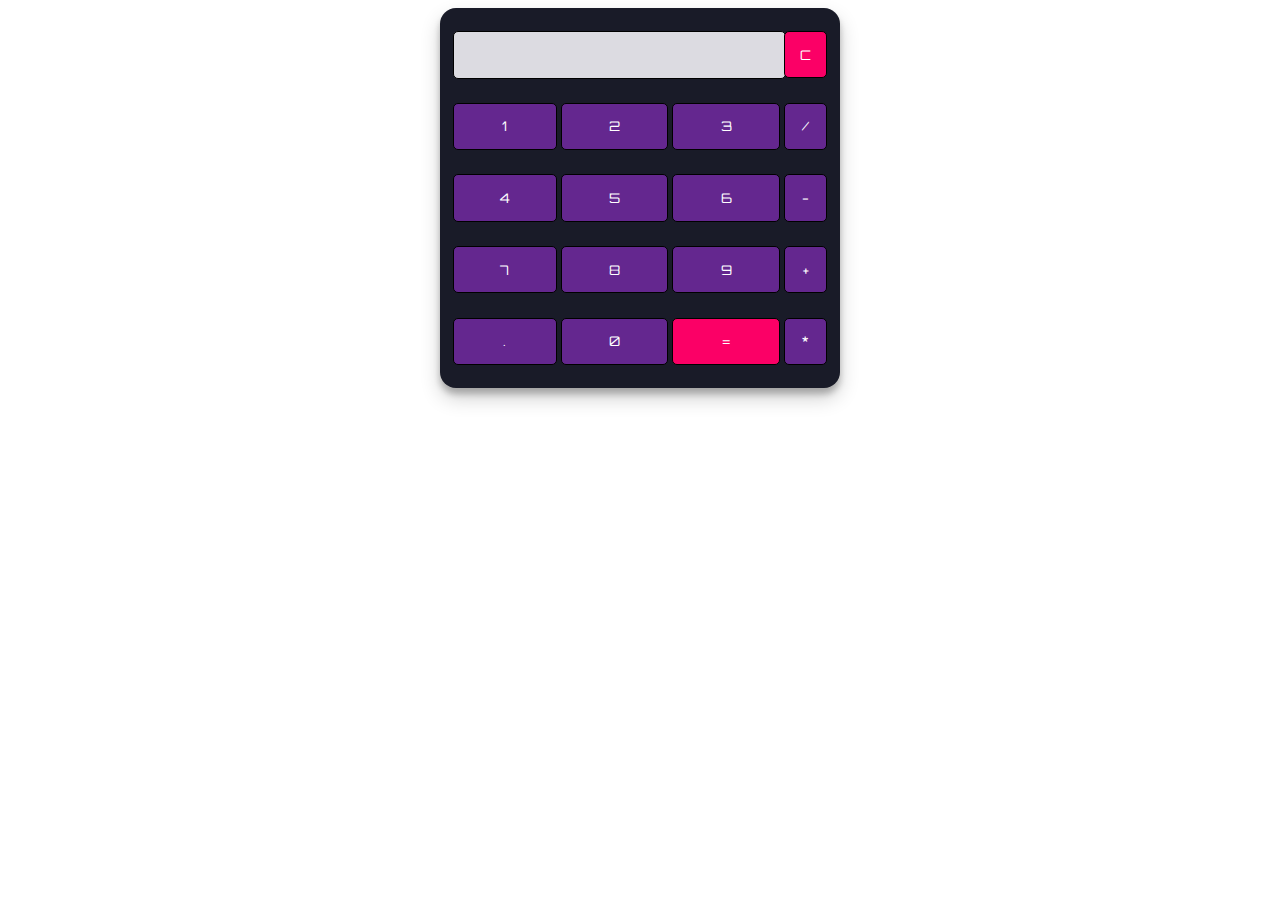
<file: CalcTask/index.html>
<!DOCTYPE html>
<html lang="en" dir="ltr">
<head>
<meta charset="utf-8">
<title>Simple Calculator using HTML, CSS and JavaScript</title>
<link rel="stylesheet" href="css/style.css">
</head>
<body>
<table class="calculator">
<tr>
<td colspan="3"> <input class="display-box" type="text" id="result" disabled /> </td>

<!-- clearScreen() function clears all the values -->
<td> <input type="button" value="C" onclick="clearScreen()" id="btn" /> </td>
</tr>
<tr>
<!-- display() function displays the value of clicked button -->
<td> <input type="button" value="1" onclick="display('1')" /> </td>
<td> <input type="button" value="2" onclick="display('2')" /> </td>
<td> <input type="button" value="3" onclick="display('3')" /> </td>
<td> <input type="button" value="/" onclick="display('/')" /> </td>
</tr>
<tr>
<td> <input type="button" value="4" onclick="display('4')" /> </td>
<td> <input type="button" value="5" onclick="display('5')" /> </td>
<td> <input type="button" value="6" onclick="display('6')" /> </td>
<td> <input type="button" value="-" onclick="display('-')" /> </td>
</tr>
<tr>
<td> <input type="button" value="7" onclick="display('7')" /> </td>
<td> <input type="button" value="8" onclick="display('8')" /> </td>
<td> <input type="button" value="9" onclick="display('9')" /> </td>
<td> <input type="button" value="+" onclick="display('+')" /> </td>
</tr>
<tr>
<td> <input type="button" value="." onclick="display('.')" /> </td>
<td> <input type="button" value="0" onclick="display('0')" /> </td>

<!-- calculate() function evaluates the mathematical expression -->
<td> <input type="button" value="=" onclick="calculate()" id="btn" /> </td>
<td> <input type="button" value="*" onclick="display('*')" /> </td></tr>
</table>
<script type="text/javascript" src="js/script.js"></script>

</body>
</html>
</file>
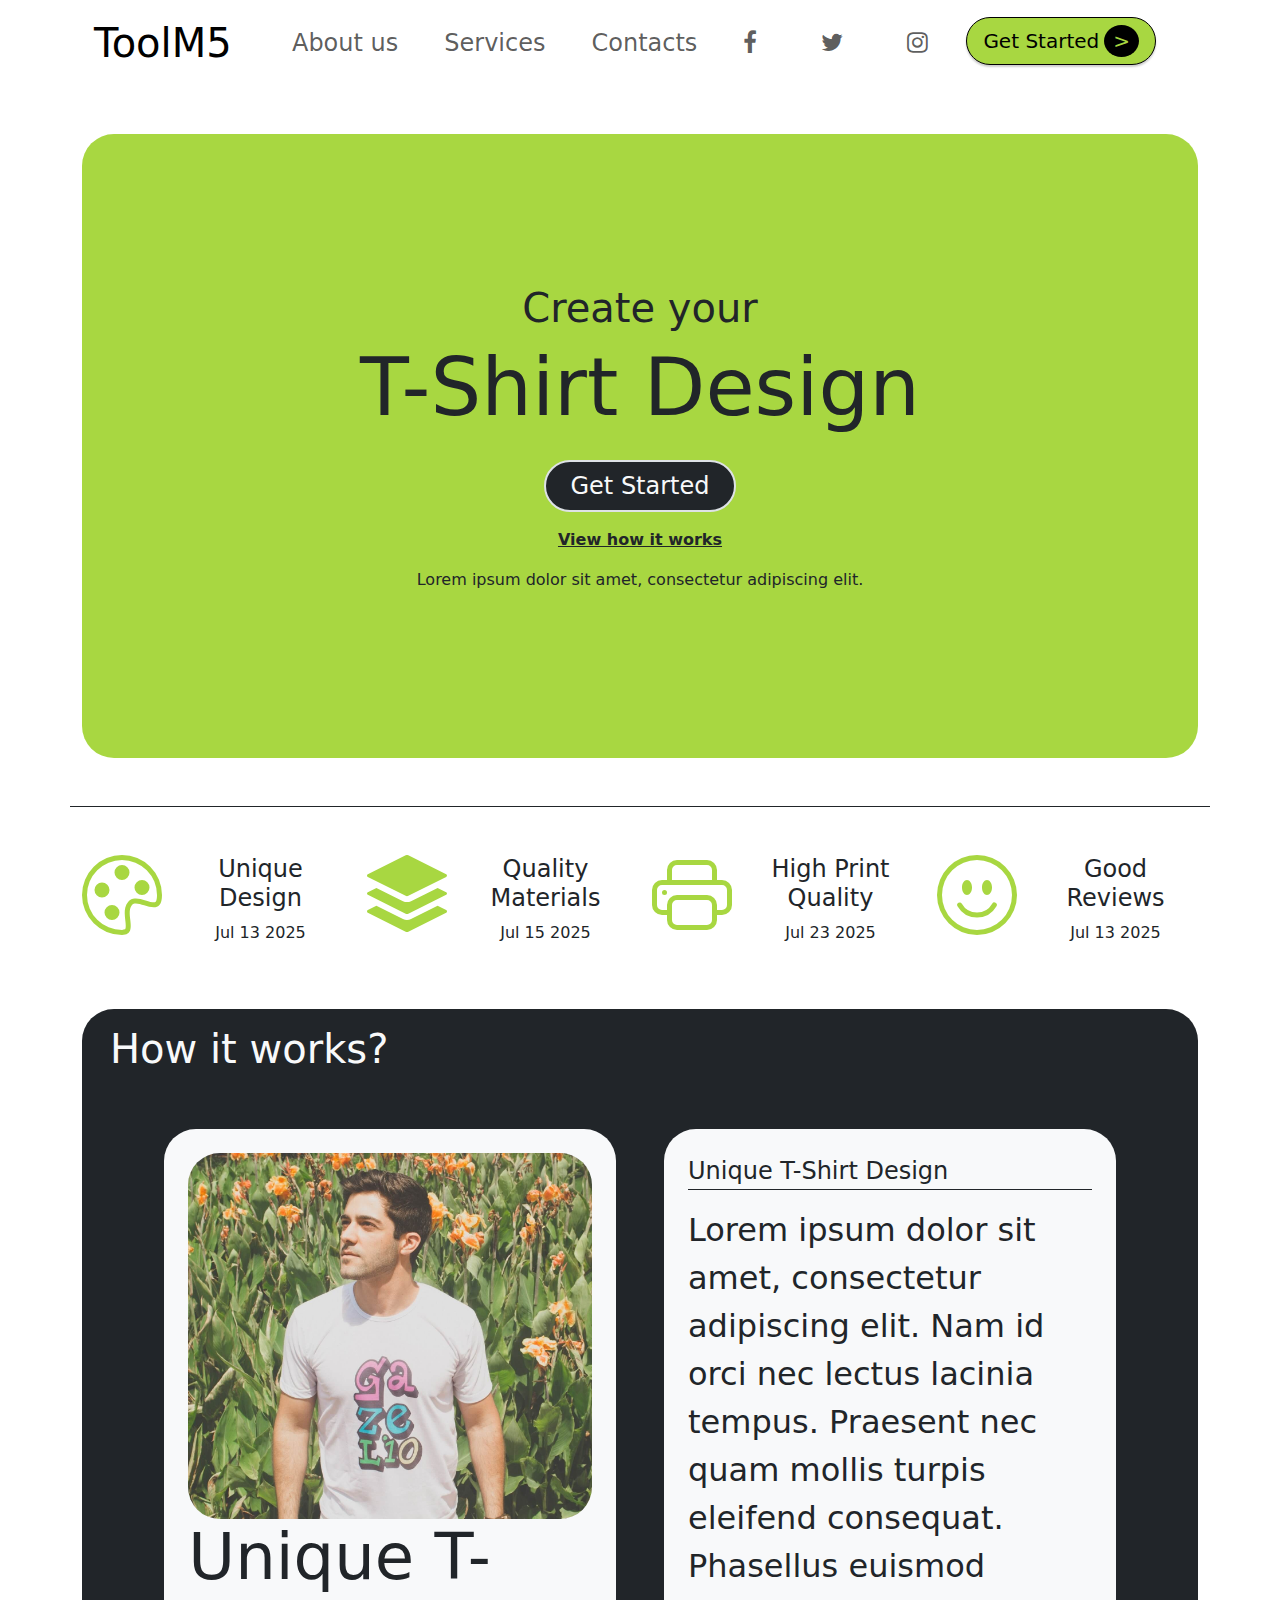
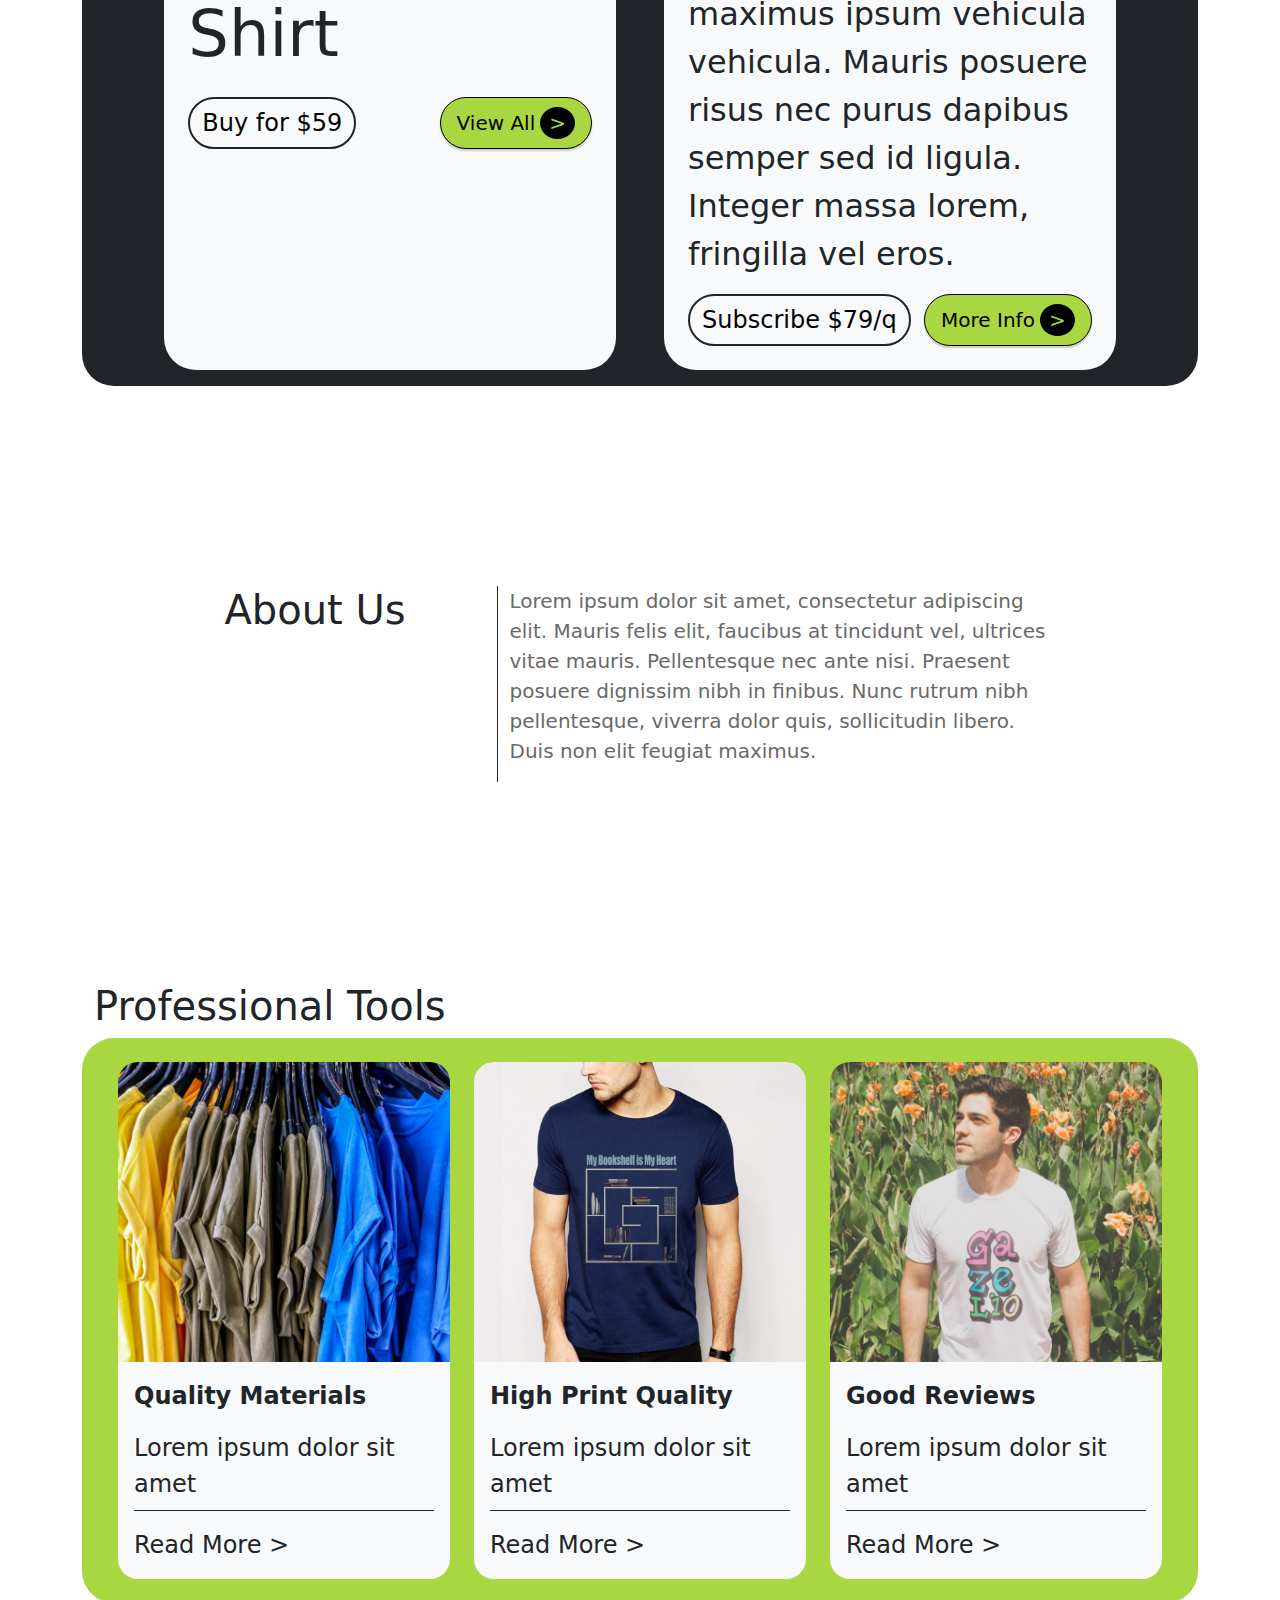
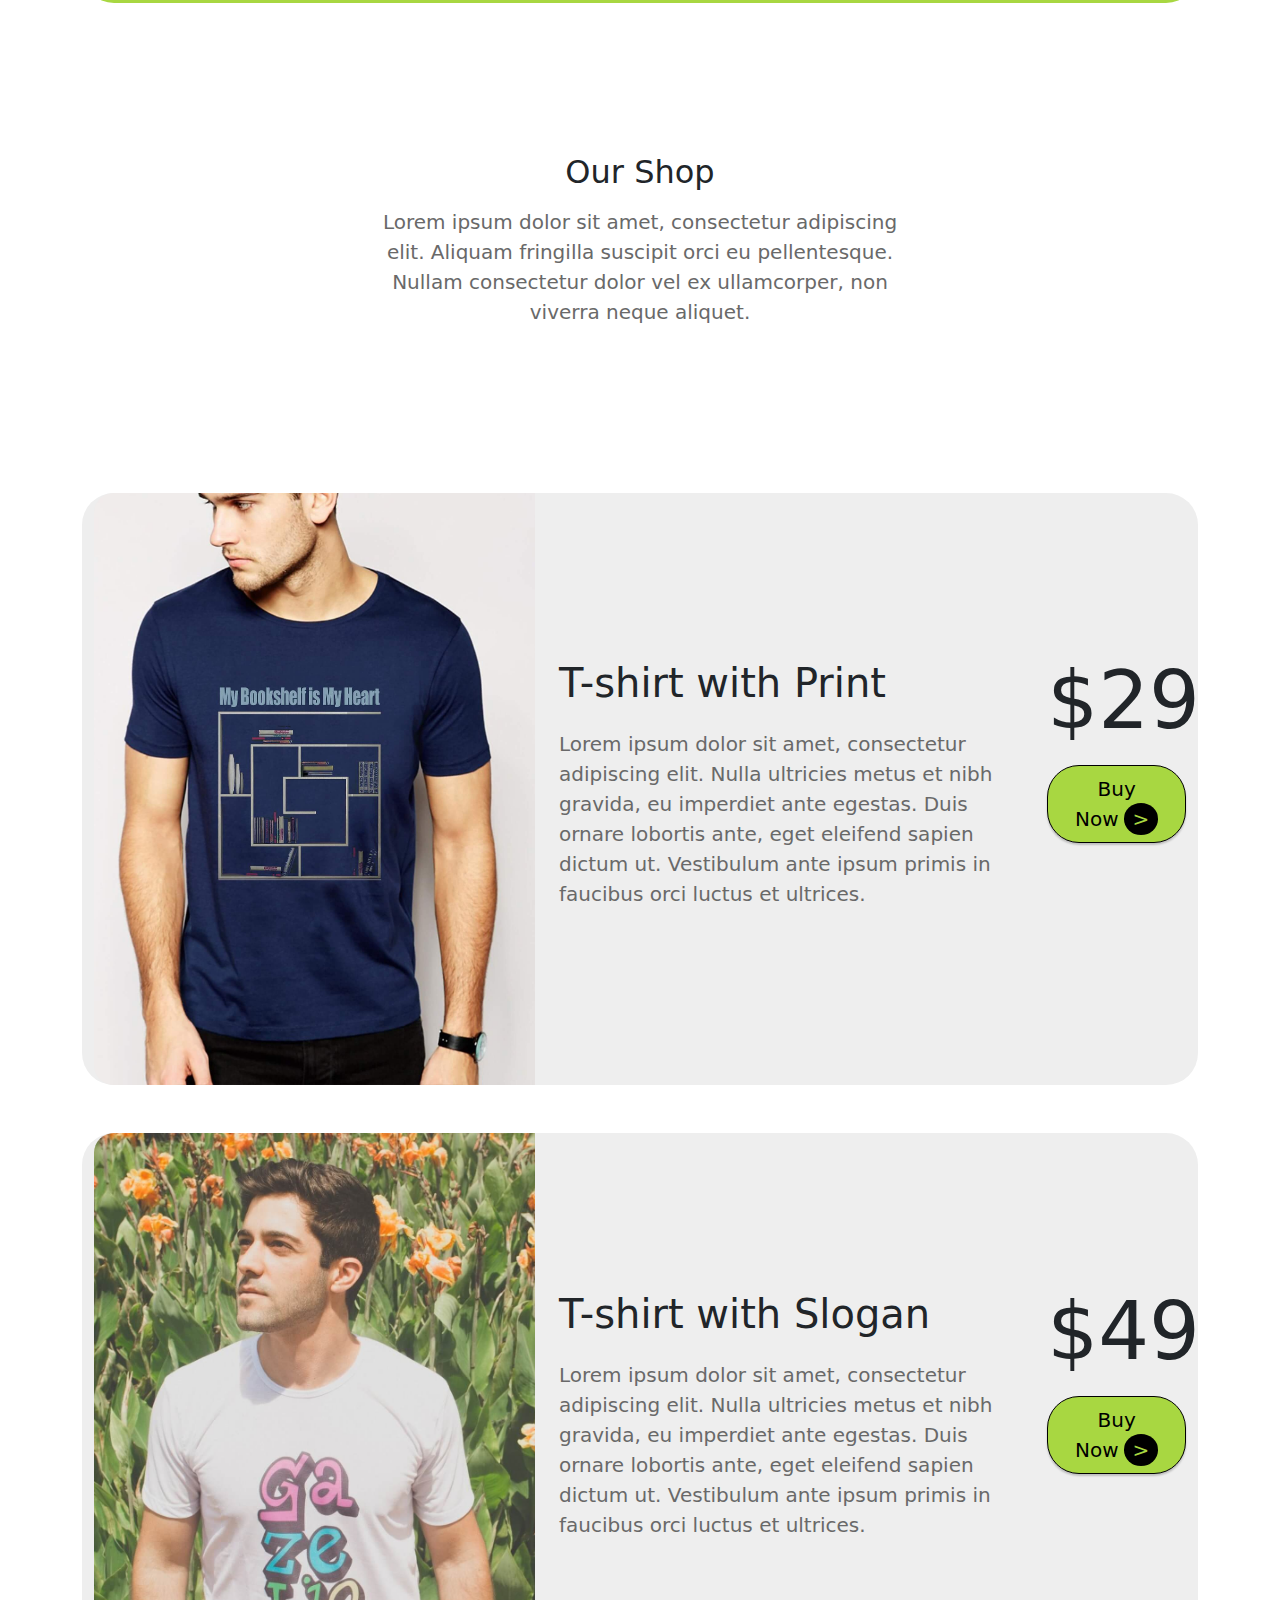
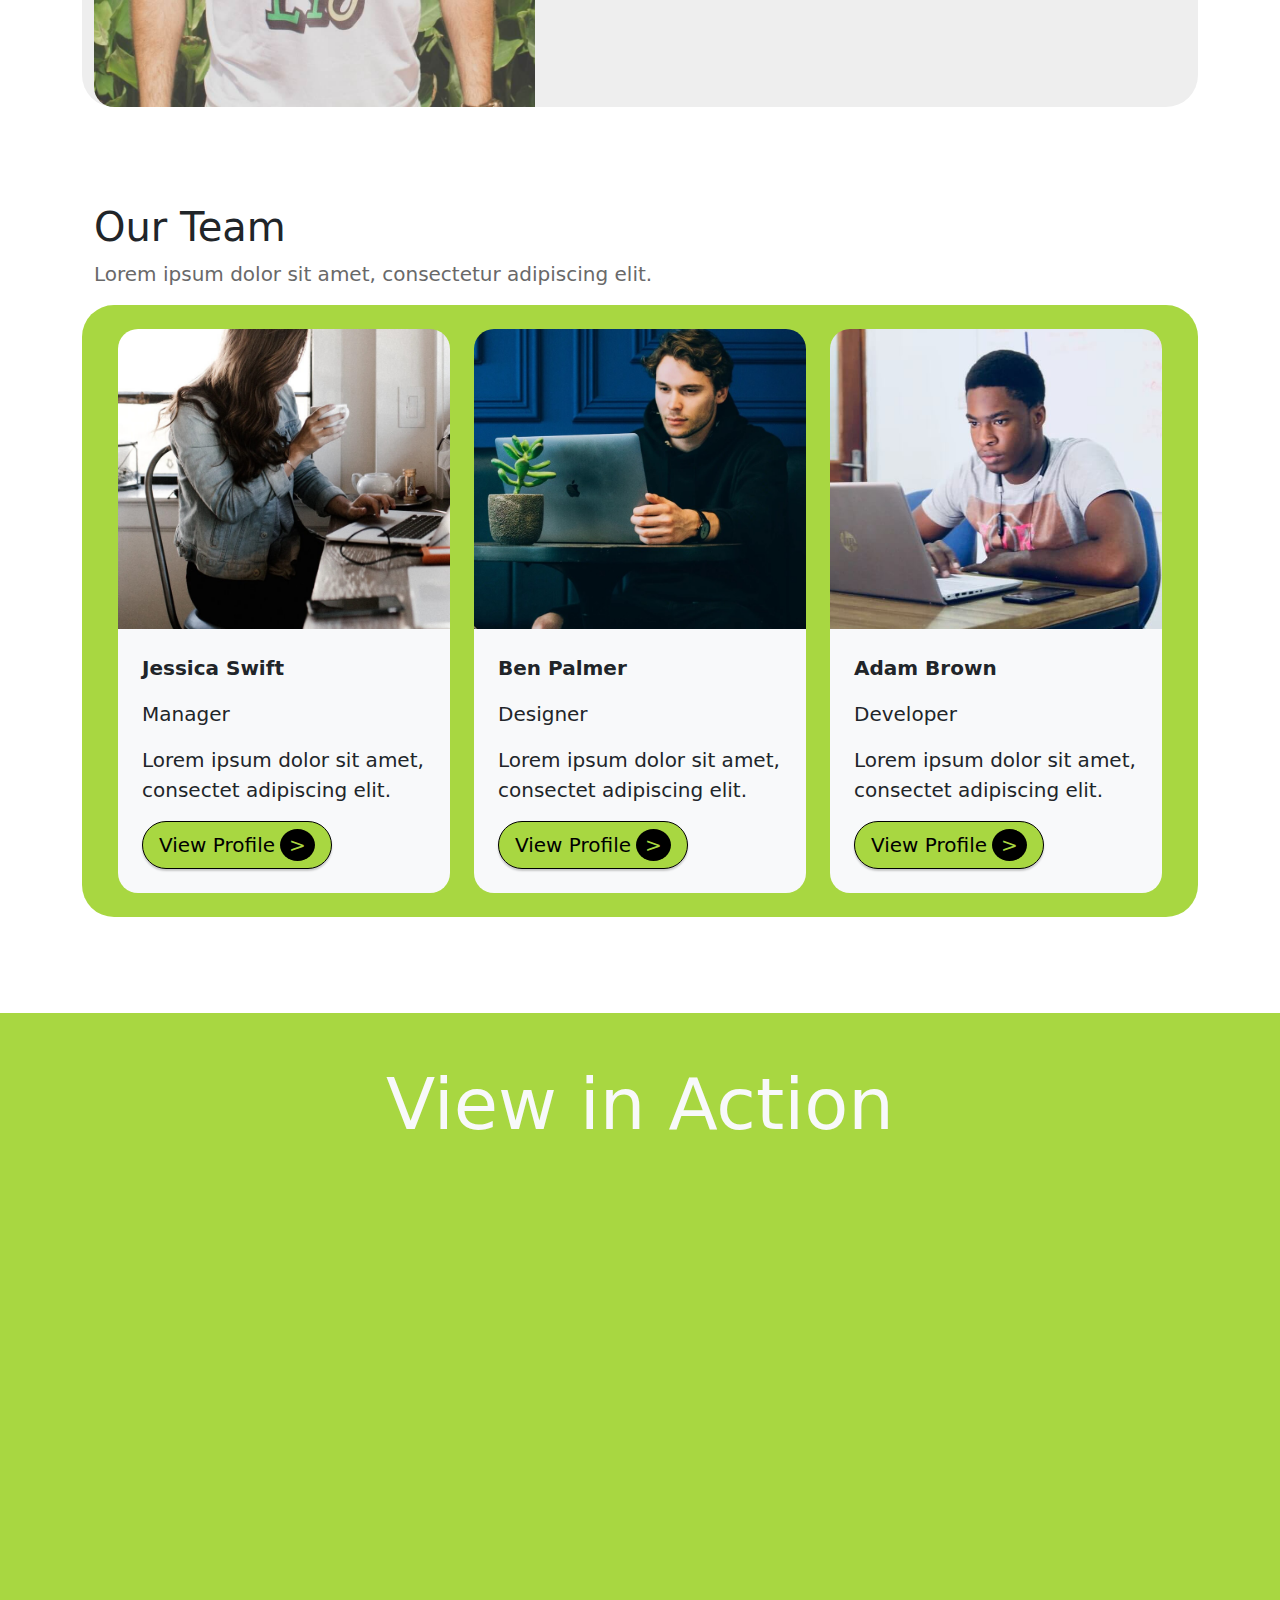
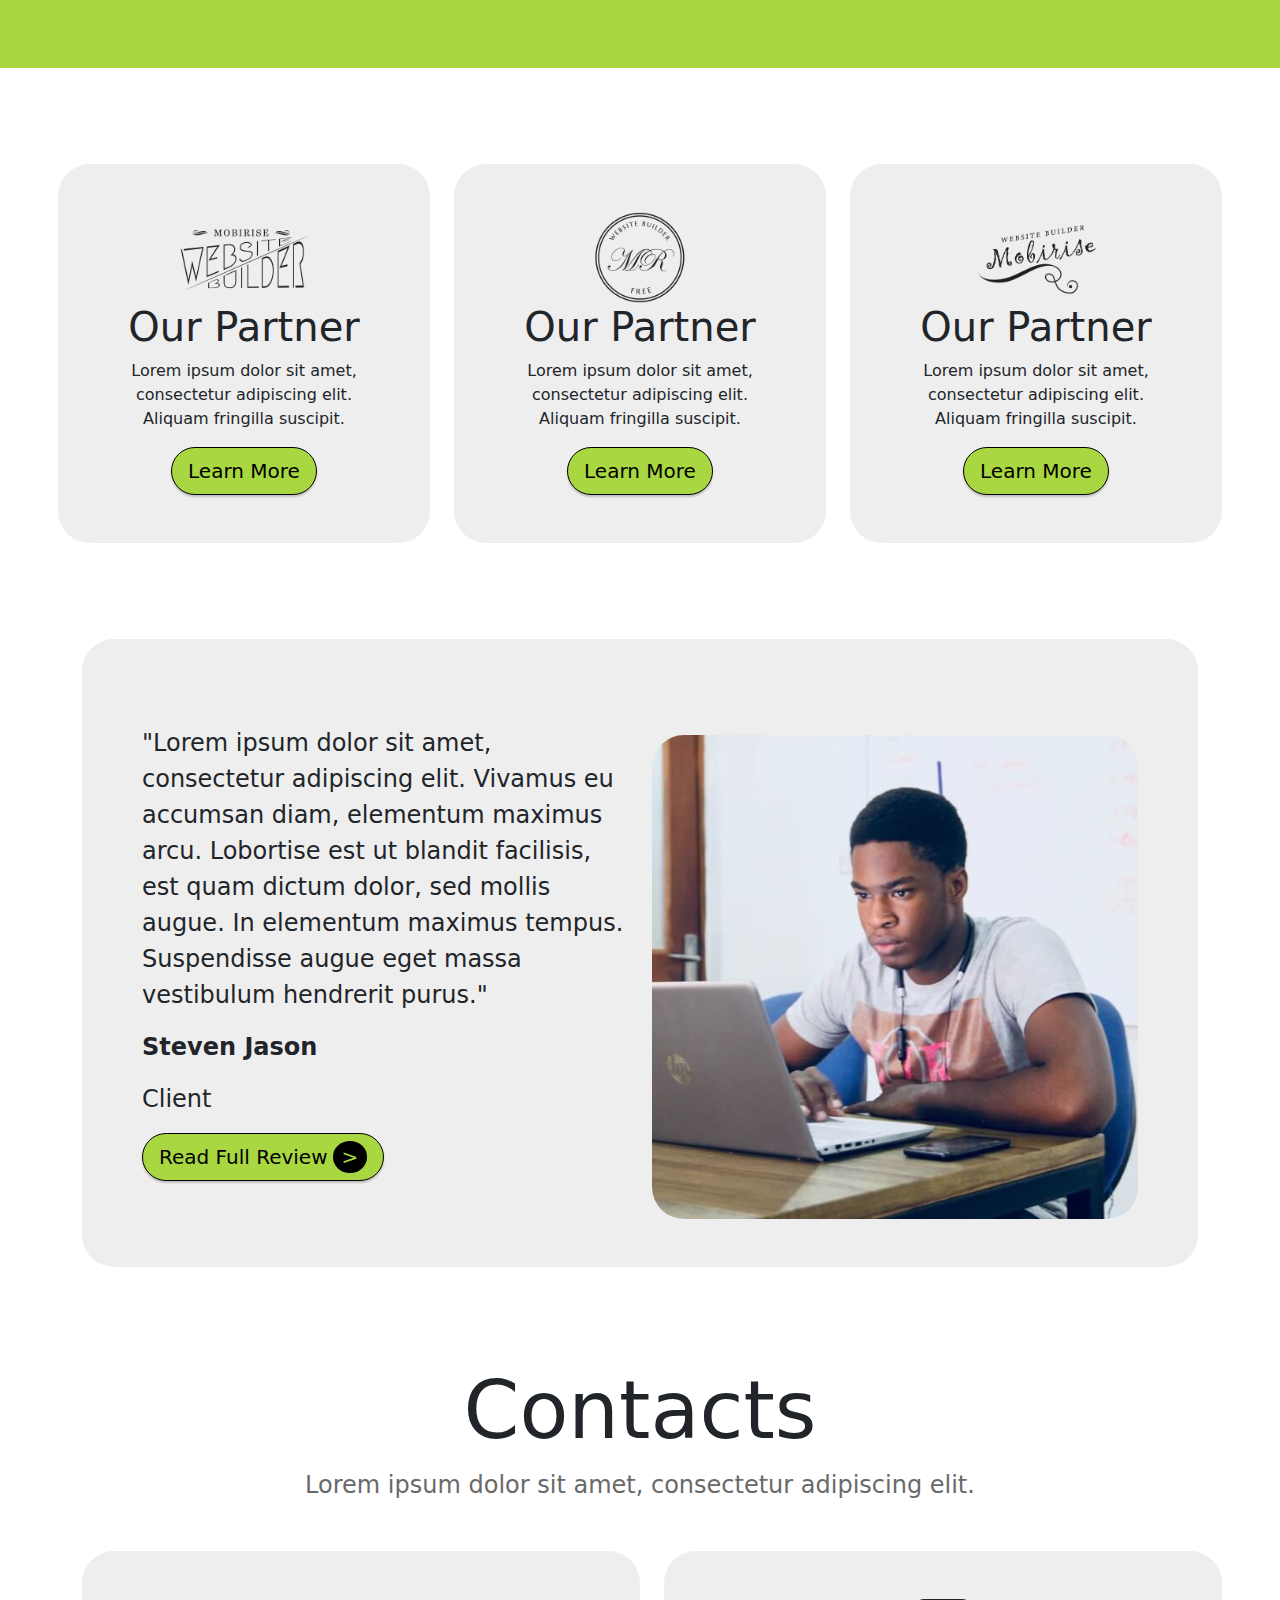
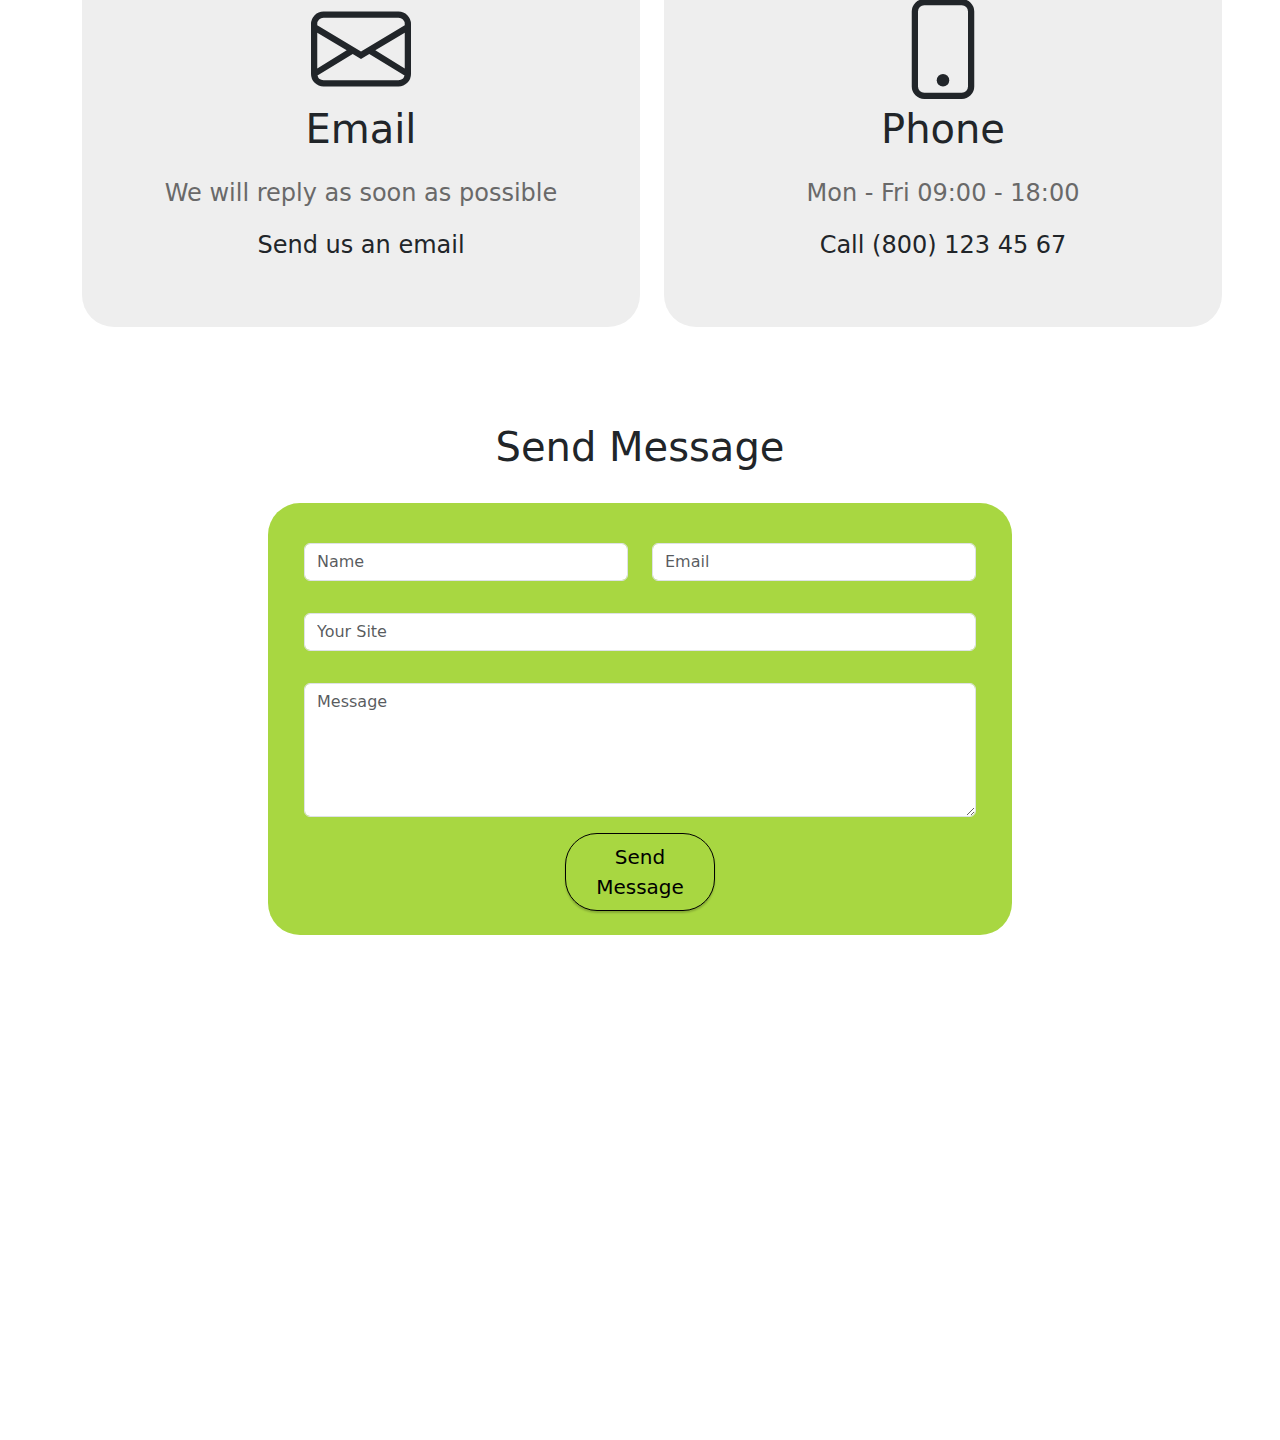
<file: Mobirise/index.html>
<!DOCTYPE html>
<html lang="en">
<head>
  <title>Bootstrap Example</title>
  <meta charset="utf-8">
  <meta name="viewport" content="width=device-width, initial-scale=1">
  <link rel="stylesheet" type="text/css" href="css/style.css">
  <link rel="stylesheet" href="https://cdnjs.cloudflare.com/ajax/libs/font-awesome/4.7.0/css/font-awesome.min.css">
  <link href="https://cdn.jsdelivr.net/npm/bootstrap@5.2.3/dist/css/bootstrap.min.css" rel="stylesheet">
  <script src="https://cdn.jsdelivr.net/npm/bootstrap@5.2.3/dist/js/bootstrap.bundle.min.js"></script>
</head>
<body>
	<div class="container">
		<nav class="navbar navbar-expand-sm navbar-light">
  <div class="container-fluid">
    <a class="navbar-brand fs-1" href="#">ToolM5</a>
    <button class="navbar-toggler" type="button" data-bs-toggle="collapse" data-bs-target="#collapsibleNavbar">
      <span class="navbar-toggler-icon"></span>
    </button>
    <div class="collapse navbar-collapse d-xl-flex justify-content-xl-end" id="collapsibleNavbar">
      <ul class="navbar-nav fs-4 text-center">
        <li class="nav-item">
          <a class="nav-link" href="#">About us</a>
        </li>
        <li class="nav-item">
          <a class="nav-link" href="#">Services</a>
        </li>
        <li class="nav-item">
          <a class="nav-link" href="#">Contacts</a>
        </li> 
        <li class="nav-item d-flex justify-content-center">
          <a class="nav-link" href="#"><i class="fa fa-facebook"></i></a>
          <a class="nav-link mx-5" href="#"><i class="fa fa-twitter"></i></a>
          <a class="nav-link" href="#"><i class="fa fa-instagram"></i></a>
        </li>   
        <!-- <li class="nav-item">
          <a class="nav-link" href="#"><i class="fa fa-twitter"></i></a>
        </li>
        <li class="nav-item">
          <a class="nav-link" href="#"><i class="fa fa-instagram"></i></a>
        </li> -->
        <li class="nav-item">
          <button type="button" class="btn btn-primary fs-5 px-3 py-2 rounded-5 bttn1">Get Started</button>
        </li>
      </ul>
    </div>
  </div>
</nav>
	</div>
	<div class="container">
		<div class="container">
			<div class="row my-5">
			<div class="col-xl-12 bg text-center pad1 rounded-5">
				<h3 class="display-6">Create your</h3>
				<h1 class="display-1">T-Shirt Design</h1>
				<button class="btn btn-dark text-light fs-4 px-4 rounded-5 border border-2 my-3 bttn2">Get Started</button>
				<p class="fw-bolder text-decoration-underline">View how it works</p>
				<p>Lorem ipsum dolor sit amet, consectetur adipiscing elit.</p>
			</div>
		</div>
		</div>
	</div>
	<div class="container">
		<div class="row border-top border-dark border-1 py-5">
			<div class="d-xl-flex col-xl-3 text-center">
				<div class=""><svg xmlns="http://www.w3.org/2000/svg" width="80" height="80" fill="currentColor" class="bi bi-palette bg-color" viewBox="0 0 16 16">
  <path d="M8 5a1.5 1.5 0 1 0 0-3 1.5 1.5 0 0 0 0 3zm4 3a1.5 1.5 0 1 0 0-3 1.5 1.5 0 0 0 0 3zM5.5 7a1.5 1.5 0 1 1-3 0 1.5 1.5 0 0 1 3 0zm.5 6a1.5 1.5 0 1 0 0-3 1.5 1.5 0 0 0 0 3z"/>
  <path d="M16 8c0 3.15-1.866 2.585-3.567 2.07C11.42 9.763 10.465 9.473 10 10c-.603.683-.475 1.819-.351 2.92C9.826 14.495 9.996 16 8 16a8 8 0 1 1 8-8zm-8 7c.611 0 .654-.171.655-.176.078-.146.124-.464.07-1.119-.014-.168-.037-.37-.061-.591-.052-.464-.112-1.005-.118-1.462-.01-.707.083-1.61.704-2.314.369-.417.845-.578 1.272-.618.404-.038.812.026 1.16.104.343.077.702.186 1.025.284l.028.008c.346.105.658.199.953.266.653.148.904.083.991.024C14.717 9.38 15 9.161 15 8a7 7 0 1 0-7 7z"/>
</svg></div>
			<div class="ps-3 align-self-center">
				<h1 class="fs-4">Unique Design</h1>
				<p>Jul 13 2025</p>
			</div>
			</div>
			<div class="d-xl-flex col-xl-3 text-center">
				<div class=""><svg xmlns="http://www.w3.org/2000/svg" width="80" height="80" fill="currentColor" class="bi bi-stack bg-color" viewBox="0 0 16 16">
  <path d="m14.12 10.163 1.715.858c.22.11.22.424 0 .534L8.267 15.34a.598.598 0 0 1-.534 0L.165 11.555a.299.299 0 0 1 0-.534l1.716-.858 5.317 2.659c.505.252 1.1.252 1.604 0l5.317-2.66zM7.733.063a.598.598 0 0 1 .534 0l7.568 3.784a.3.3 0 0 1 0 .535L8.267 8.165a.598.598 0 0 1-.534 0L.165 4.382a.299.299 0 0 1 0-.535L7.733.063z"/>
  <path d="m14.12 6.576 1.715.858c.22.11.22.424 0 .534l-7.568 3.784a.598.598 0 0 1-.534 0L.165 7.968a.299.299 0 0 1 0-.534l1.716-.858 5.317 2.659c.505.252 1.1.252 1.604 0l5.317-2.659z"/>
</svg></div>
			<div class="ps-3">
				<h1 class="fs-4">Quality Materials</h1>
				<p>Jul 15 2025</p>
			</div>
			</div>
			<div class="d-xl-flex col-xl-3 text-center">
				<div class=""><svg xmlns="http://www.w3.org/2000/svg" width="80" height="80" fill="currentColor" class="bi bi-printer bg-color" viewBox="0 0 16 16">
  <path d="M2.5 8a.5.5 0 1 0 0-1 .5.5 0 0 0 0 1z"/>
  <path d="M5 1a2 2 0 0 0-2 2v2H2a2 2 0 0 0-2 2v3a2 2 0 0 0 2 2h1v1a2 2 0 0 0 2 2h6a2 2 0 0 0 2-2v-1h1a2 2 0 0 0 2-2V7a2 2 0 0 0-2-2h-1V3a2 2 0 0 0-2-2H5zM4 3a1 1 0 0 1 1-1h6a1 1 0 0 1 1 1v2H4V3zm1 5a2 2 0 0 0-2 2v1H2a1 1 0 0 1-1-1V7a1 1 0 0 1 1-1h12a1 1 0 0 1 1 1v3a1 1 0 0 1-1 1h-1v-1a2 2 0 0 0-2-2H5zm7 2v3a1 1 0 0 1-1 1H5a1 1 0 0 1-1-1v-3a1 1 0 0 1 1-1h6a1 1 0 0 1 1 1z"/>
</svg></div>
			<div class="ps-3">
				<h1 class="fs-4">High Print Quality</h1>
				<p>Jul 23 2025</p>
			</div>
			</div>
			<div class="d-xl-flex col-xl-3 text-center">
				<div class=""><svg xmlns="http://www.w3.org/2000/svg" width="80" height="80" fill="currentColor" class="bi bi-emoji-smile bg-color" viewBox="0 0 16 16">
  <path d="M8 15A7 7 0 1 1 8 1a7 7 0 0 1 0 14zm0 1A8 8 0 1 0 8 0a8 8 0 0 0 0 16z"/>
  <path d="M4.285 9.567a.5.5 0 0 1 .683.183A3.498 3.498 0 0 0 8 11.5a3.498 3.498 0 0 0 3.032-1.75.5.5 0 1 1 .866.5A4.498 4.498 0 0 1 8 12.5a4.498 4.498 0 0 1-3.898-2.25.5.5 0 0 1 .183-.683zM7 6.5C7 7.328 6.552 8 6 8s-1-.672-1-1.5S5.448 5 6 5s1 .672 1 1.5zm4 0c0 .828-.448 1.5-1 1.5s-1-.672-1-1.5S9.448 5 10 5s1 .672 1 1.5z"/>
</svg></div>
			<div class="ps-3">
				<h1 class="fs-4">Good Reviews</h1>
				<p>Jul 13 2025</p>
			</div>
			</div>
		</div>
	</div>
	<div class="container">
		<div class="container">
			<div class="row bg-dark d-xl-flex flex-xl-wrap justify-content-xl-center gap-5 rounded-5 p-3">
			<h1 class="text-light">How it works?</h1>
			<div class="col-xl-5 col-12 bg-light p-4 rounded-5 left">
				<img src="images/mbr.jpeg" height="100%" width="100%" class="rounded-5 img-fluid">
				<h1 class="display-3 mb-4">Unique T-Shirt</h1>
				<div class="d-flex justify-content-between">
					<button type="button" class="btn btn-light border border-2 border-dark fs-4 rounded-5 bttn3">Buy for $59</button>
					<button type="button" class="btn btn-primary fs-5 px-3 py-2 rounded-5 bttn1">View All</button>
				</div>
			</div>
			<div class="col-xl-5 col-12 bg-light p-4 rounded-5 left">
				<p class="fs-4 border-bottom border-1 border-dark">Unique T-Shirt Design</p>
				<p class="fs-2">Lorem ipsum dolor sit amet, consectetur adipiscing elit. Nam id orci nec lectus lacinia tempus. Praesent nec quam mollis turpis eleifend consequat.
				Phasellus euismod maximus ipsum vehicula vehicula. Mauris posuere risus nec purus dapibus semper sed id ligula. Integer massa lorem, fringilla vel eros.</p>
				<div class="d-flex justify-content-between">
					<button type="button" class="btn btn-light border border-2 border-dark fs-4 rounded-5 bttn3">Subscribe $79/q</button>
					<button type="button" class="btn btn-primary fs-5 px-3 py-2 rounded-5 bttn1">More Info</button>
				</div>
			</div>
		</div>
		</div>
	</div>
	<div class="container">
			<div class="row mrgn pad2 d-xl-flex justify-content-xl-center">
				<div class="col-xl-3 border-end border-1 border-dark">
					<h1 class="fw-normal">About Us</h1>
				</div>
				<div class="col-xl-6 fs-5 color">
					<p>Lorem ipsum dolor sit amet, consectetur adipiscing elit. Mauris felis elit, faucibus at tincidunt vel, ultrices vitae mauris. Pellentesque nec ante nisi. Praesent posuere dignissim nibh in finibus. Nunc rutrum nibh pellentesque, viverra dolor quis, sollicitudin libero. Duis non elit feugiat maximus.</p>
				</div>
			</div>
	</div>
	<div class="container">
		<div class="container">
			<div>
			<h1>Professional Tools</h1>
			<div class="row bg p-4 rounded-5">
				<div class="col-xl-4 fs-4 left threeD">
					<div>
						<img src="images/mbr2.jpg" height="300px" width="100%" class="radius1 img">
					</div>
					<div class="bg-light radius2 p-3 bxshadow">
						<p class="fw-bold">Quality Materials</p>
						<p class="border-bottom border-1 border-dark pb-2">Lorem ipsum dolor sit amet</p>
						<a href="" class="text-decoration-none text-dark">Read More ></a>
					</div>
				</div>
				<div class="col-xl-4 fs-4 left mt-4 mt-xl-0 threeD">
					<div>
						<img src="images/mbr3.jpg" height="300px" width="100%" class="radius1 img">
					</div>
					<div class="bg-light radius2 p-3 bxshadow">
						<p class="fw-bold">High Print Quality</p>
						<p class="border-bottom border-1 border-dark pb-2">Lorem ipsum dolor sit amet</p>
						<a href="" class="text-decoration-none text-dark">Read More ></a>
					</div>
				</div>
				<div class="col-xl-4 fs-4 left mt-4 mt-xl-0 threeD">
					<div>
						<img src="images/mbr.jpeg" height="300px" width="100%" class="radius1 img">
					</div>
					<div class="bg-light radius2 p-3 bxshadow">
						<p class="fw-bold">Good Reviews</p>
						<p class="border-bottom border-1 border-dark pb-2">Lorem ipsum dolor sit amet</p>
						<a href="" class="text-decoration-none text-dark">Read More ></a>
					</div>
				</div>
			</div>
		</div>
		</div>
	</div>
<div class="container">
	<div class="container">
		<div class="row d-xl-flex justify-content-xl-center pad1">
		<div class="col-xl-6 text-center">
			<h1 class="fs-2 pb-2">Our Shop</h1>
			<p class="fs-5 color">Lorem ipsum dolor sit amet, consectetur adipiscing elit. Aliquam fringilla suscipit orci eu pellentesque. Nullam consectetur dolor vel ex ullamcorper, non viverra neque aliquet.</p>
		</div>
	</div>
</div>
<div class="container">
	<div class="row rounded-5 bg2 bxshadow left">
		<div class="col-xl-5">
			<img src="images/mbr3.jpg" height="100%" width="100%" class="img radius3">
		</div>
		<div class="col-xl-7">
			<div class="row">
				<div class="col-xl-9 pad3">
					<p class="fs-1">T-shirt with Print</p>
					<p class="fs-5 color">Lorem ipsum dolor sit amet, consectetur adipiscing elit. Nulla ultricies metus et nibh gravida, eu imperdiet ante egestas. Duis ornare lobortis ante, eget eleifend sapien dictum ut. Vestibulum ante ipsum primis in faucibus orci luctus et ultrices.</p>
				</div>
				<div class="col-xl-3 pad3">
					<p class="display-1">$29</p>
					<button class="btn bttn2 btn-primary fs-5 px-3 py-2 rounded-5">Buy Now</button>
				</div>
			</div>
		</div>
	</div>
	</div>
</div>
<div class="container">
	<div class="container">
		<div class="row rounded-5 bg2 bxshadow left mt-5">
		<div class="col-xl-5">
			<img src="images/mbr.jpeg" height="100%" width="100%" class="img radius3">
		</div>
		<div class="col-xl-7">
			<div class="row">
				<div class="col-xl-9 pad4">
					<p class="fs-1">T-shirt with Slogan</p>
					<p class="fs-5 color">Lorem ipsum dolor sit amet, consectetur adipiscing elit. Nulla ultricies metus et nibh gravida, eu imperdiet ante egestas. Duis ornare lobortis ante, eget eleifend sapien dictum ut. Vestibulum ante ipsum primis in faucibus orci luctus et ultrices.</p>
				</div>
				<div class="col-xl-3 pad4">
					<p class="display-1">$49</p>
					<button class="btn bttn2 btn-primary fs-5 px-3 py-2 rounded-5">Buy Now</button>
				</div>
			</div>
		</div>
	</div>
	</div>
</div>
<div class="container">
	<div class="container">
		<div class="row my-5 py-5">
			<div class="col-xl-12">
				<h1>Our Team</h1>
		<p class="color fs-5">Lorem ipsum dolor sit amet, consectetur adipiscing elit.</p>
		<div class="row rounded-5 bg p-4">
				<div class="col-xl-4 rounded-5 bxshadow left">
					<div>
						<img src="images/team1.jpg" height="300px" width="100%" class="img radius1">
					</div>
					<div class="bg-light p-4 radius2 fs-5">
						<p class="fw-bold">Jessica Swift</p>
						<p>Manager</p>
						<p>Lorem ipsum dolor sit amet, consectet adipiscing elit.</p>
						<button class="btn btn-primary bttn2 fs-5 px-3 py-2 rounded-5">View Profile</button>
					</div>
				</div>
				<div class="col-xl-4 rounded-5 bxshadow left mt-5 mt-xl-0">
					<div>
						<img src="images/team2.jpg" height="300px" width="100%" class="img radius1">
					</div>
					<div class="bg-light p-4 radius2 fs-5">
						<p class="fw-bold">Ben Palmer</p>
						<p>Designer</p>
						<p>Lorem ipsum dolor sit amet, consectet adipiscing elit.</p>
						<button class="btn btn-primary bttn2 fs-5 px-3 py-2 rounded-5">View Profile</button>
					</div>
				</div>
				<div class="col-xl-4 rounded-5 bxshadow left mt-5 mt-xl-0">
					<div>
						<img src="images/team3.jpg" height="300px" width="100%" class="img radius1">
					</div>
					<div class="bg-light p-4 radius2 fs-5">
						<p class="fw-bold">Adam Brown</p>
						<p>Developer</p>
						<p>Lorem ipsum dolor sit amet, consectet adipiscing elit.</p>
						<button class="btn btn-primary bttn2 fs-5 px-3 py-2 rounded-5">View Profile</button>
					</div>
				</div>
			</div>
		</div>
	</div>
	</div>
</div>
<div class="container-fluid">
	<div class="row bg p-5">
		<div class="col-xl-12 col-12 text-center">
			<p class="display-2 text-light">View in Action</p>
			<div class="row d-xl-flex justify-content-xl-center">
				<div class="col-xl-7 col-12">
					<embed src="https://www.youtube.com/embed/PivzLLqDZac" height="450px" width="100%" class="rounded-5"></embed>
				</div>
			</div>
		</div>
	</div>
</div>
<div class="container">
	<div class="container">
		<div class="row my-5 py-5 gap-4 flex-xl-nowrap d-xl-flex justify-content-xl-center">
		<div class="col-xl-4 col-12 text-center bg2 p-5 rounded-5 bxshadow left">
			<img src="images/1.png" height="50%" width="50%" class="img-fluid">
			<h1>Our Partner</h1>
			<p class="text-left">Lorem ipsum dolor sit amet, consectetur adipiscing elit. Aliquam fringilla suscipit.</p>
			<button class="btn btn-success bttn2 fs-5 px-3 py-2 rounded-5">Learn More</button>
		</div>
		<div class="col-xl-4 col-12 text-center bg2 p-5 rounded-5 bxshadow left">
			<img src="images/2.png" height="50%" width="50%" class="img-fluid">
			<h1>Our Partner</h1>
			<p class="text-left">Lorem ipsum dolor sit amet, consectetur adipiscing elit. Aliquam fringilla suscipit.</p>
			<button class="btn btn-success bttn2 fs-5 px-3 py-2 rounded-5">Learn More</button>
		</div>
		<div class="col-xl-4 col-12 text-center bg2 p-5 rounded-5 bxshadow left">
			<img src="images/3.png" height="50%" width="50%" class="img-fluid">
			<h1>Our Partner</h1>
			<p class="text-left">Lorem ipsum dolor sit amet, consectetur adipiscing elit. Aliquam fringilla suscipit.</p>
			<button class="btn btn-success bttn2 fs-5 px-3 py-2 rounded-5">Learn More</button>
		</div>
	</div>
	</div>
</div>
<div class="container">
	<div class="container">
		<div class="row p-5 my-5 bg2 rounded-5 bxshadow left">
			<div class="col-xl-6 align-self-center">
				<p class="fs-4">"Lorem ipsum dolor sit amet, consectetur adipiscing elit. Vivamus eu accumsan diam, elementum maximus arcu. Lobortise est ut blandit facilisis, est quam dictum dolor, sed mollis augue. In elementum maximus tempus. Suspendisse augue eget massa vestibulum hendrerit purus."</p>
				<p class="fw-bold fs-4">Steven Jason</p>
				<p class="fs-4">Client</p>
				<button class="btn btn-primary bttn2 fs-5 px-3 py-2 rounded-5">Read Full Review</button>
			</div>
			<div class="col-xl-6 mt-5">
				<img src="images/team4.jpg" height="100%" width="100%" class="img-fluid rounded-5">
			</div>
		</div>
	</div>
</div>
<div class="container">
	<div class="container">
		<div class="row my-5 py-5 text-center">
			<div class="col-xl-12">
				<h1 class="display-1">Contacts</h1>
				<p class="fs-4 color">Lorem ipsum dolor sit amet, consectetur adipiscing elit.</p>
				<div class="row gap-4 flex-xl-nowrap mt-5">
					<div class="col-xl-6 bg2 rounded-5 p-5 bxshadow left">
						<svg xmlns="http://www.w3.org/2000/svg" width="100" height="100" fill="currentColor" class="bi bi-envelope" viewBox="0 0 16 16">
  <path d="M0 4a2 2 0 0 1 2-2h12a2 2 0 0 1 2 2v8a2 2 0 0 1-2 2H2a2 2 0 0 1-2-2V4Zm2-1a1 1 0 0 0-1 1v.217l7 4.2 7-4.2V4a1 1 0 0 0-1-1H2Zm13 2.383-4.708 2.825L15 11.105V5.383Zm-.034 6.876-5.64-3.471L8 9.583l-1.326-.795-5.64 3.47A1 1 0 0 0 2 13h12a1 1 0 0 0 .966-.741ZM1 11.105l4.708-2.897L1 5.383v5.722Z"/>
</svg>
						<p class="fs-1">Email</p>
						<p class="fs-4 color">We will reply as soon as possible</p>
						<p class="fs-4">Send us an email</p>
					</div>
					<div class="col-xl-6 bg2 rounded-5 p-5 bxshadow left">
						<svg xmlns="http://www.w3.org/2000/svg" width="100" height="100" fill="currentColor" class="bi bi-phone" viewBox="0 0 16 16">
  <path d="M11 1a1 1 0 0 1 1 1v12a1 1 0 0 1-1 1H5a1 1 0 0 1-1-1V2a1 1 0 0 1 1-1h6zM5 0a2 2 0 0 0-2 2v12a2 2 0 0 0 2 2h6a2 2 0 0 0 2-2V2a2 2 0 0 0-2-2H5z"/>
  <path d="M8 14a1 1 0 1 0 0-2 1 1 0 0 0 0 2z"/>
</svg>
						<p class="fs-1">Phone</p>
						<p class="fs-4 color">Mon - Fri 09:00 - 18:00</p>
						<p class="fs-4">Call (800) 123 45 67</p>
					</div>
				</div>
			</div>
		</div>
	</div>
</div>
<div class="container">
	<div class="container">
		<div class="row d-xl-flex justify-content-xl-center my-5">
			<h1 class="text-center">Send Message</h1>
			<div class="col-xl-8 mt-4">
				<form>
				  <div class="row bg p-4 rounded-5 d-flex justify-content-center">
				    <div class="col-12 col-xl-6 my-3">
				      <input type="text" class="form-control" placeholder="Name" name="name">
				    </div>
				    <div class="col-12 col-xl-6 my-3">
				      <input type="password" class="form-control" placeholder="Email" name="email">
				    </div>
				    <div class="col-12 my-3">
				      <input type="password" class="form-control" placeholder="Your Site" name="site">
				    </div>
				    <div class="col-xl-12 my-3">
				    	<textarea class="form-control" rows="5" id="comment" name="text" placeholder="Message"></textarea>
				    </div>
				    <div class="col-xl-3 col-5">
				    	<button class="btn btn-success bttn2 fs-5 px-2 py-2 rounded-5">Send Message</button>
				    </div>
				  </div> 
				</form>
			</div>
		</div>
	</div>
</div>
<div class="container-fluid">
	<div class="row">
		<div class="col-xl-12">
			<iframe src="https://www.google.com/maps/embed?pb=!1m16!1m12!1m3!1d3022.6246069386993!2d-73.98800592407592!3d40.748285021388185!2m3!1f0!2f0!3f0!3m2!1i1024!2i768!4f13.1!2m1!1s350%205th%20Ave%20350%205th%20Ave%2C%20New%20York%2C%20NY%2010118%2C%20USA!5e0!3m2!1sen!2sin!4v1684205579467!5m2!1sen!2sin" width="100%" height="450" style="border:0;" allowfullscreen="" loading="lazy" referrerpolicy="no-referrer-when-downgrade"></iframe>
		</div>
	</div>
</div>
</body>
</file>
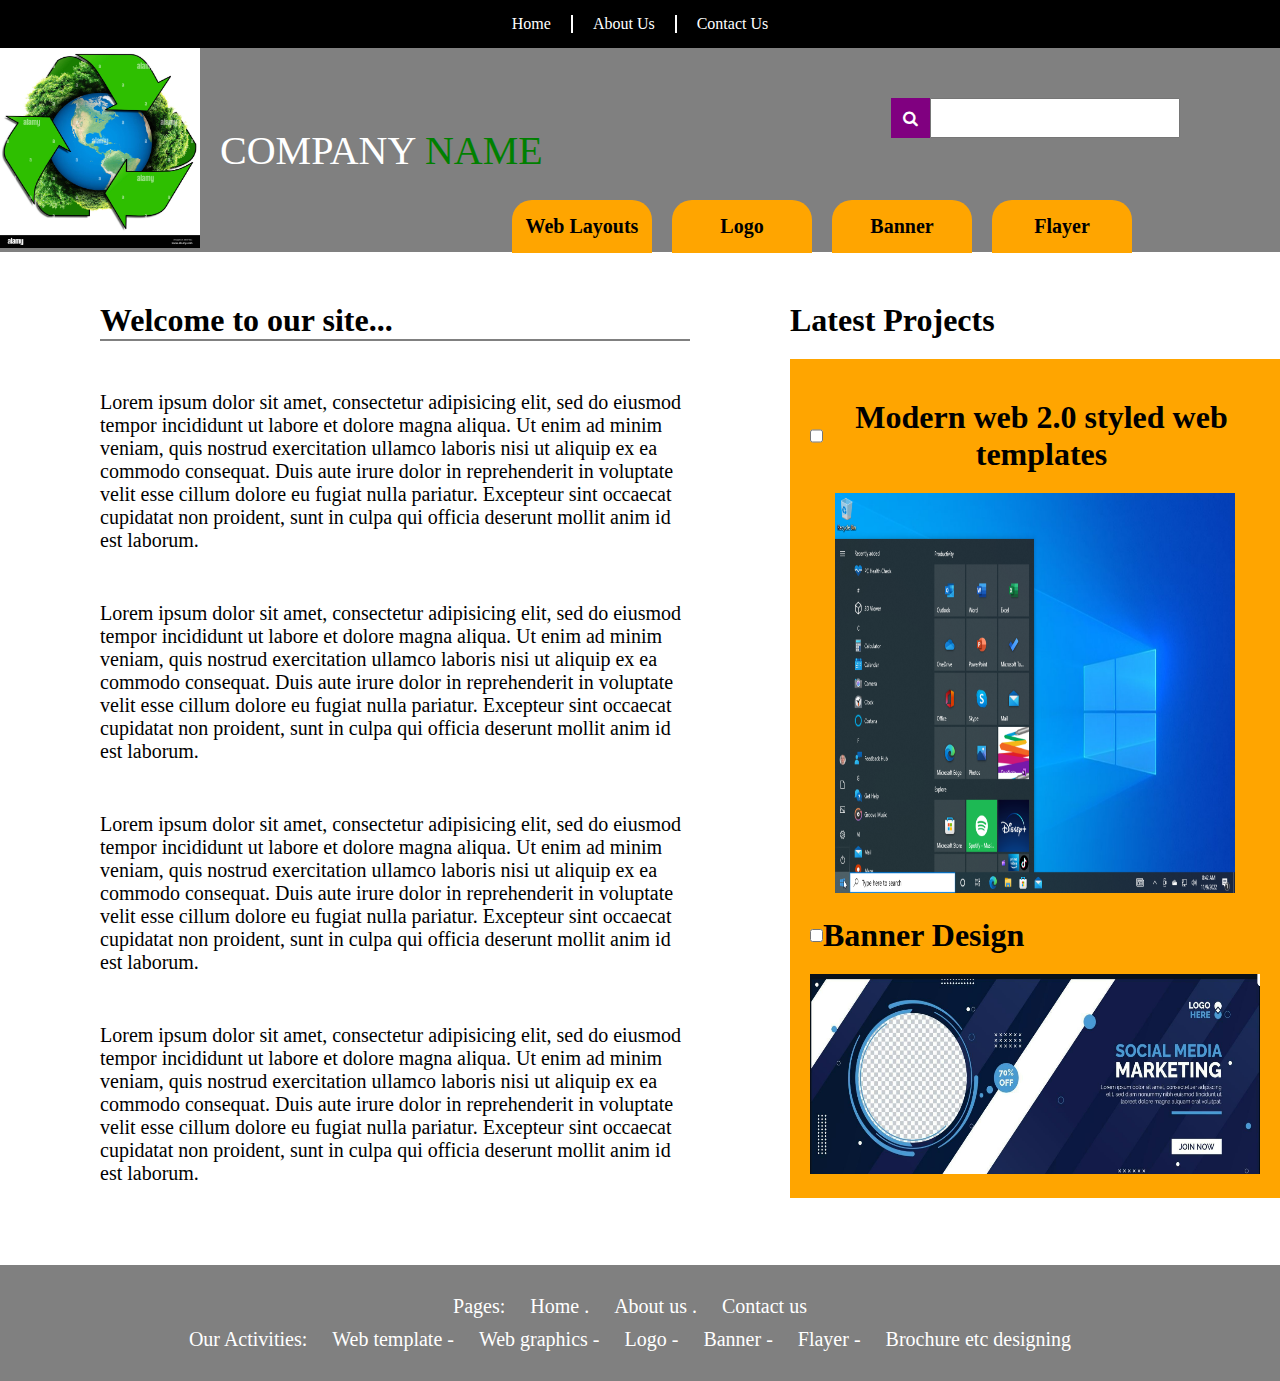
<file: New Project/index.html>
<!DOCTYPE html>
<html>
<head>
	<meta charset="UTF-8">
	<meta name="viewport" content="width=device-width, initial-scale=1.0">
	<title></title>
	<link rel="stylesheet" type="text/css" href="css/style.css">
	<link rel="stylesheet" href="https://cdnjs.cloudflare.com/ajax/libs/font-awesome/4.7.0/css/font-awesome.min.css">
</head>
<body>
	<div class="header">
		<a href="" class="a1">Home</a>
		<a href="" class="a1 about">About Us</a>
		<a href="" class="a1">Contact Us</a>
	</div>
	<div class="navbar">
		<div class="main">
			<div class="logo">
				<img src="images/recycle-logo-with-tree-and-earth-eco-globe-with-recycle-signs-EEKHDC.jpg" height="200px" width="200px">
			</div>
			<div class="cname"><p>COMPANY <span class="sp1">NAME</span></p></div>
		</div>
		<a href=""><i class="fa fa-bars"></i></a>
		<div class="menu">
			<a href="" class="a2">Web Layouts
				<div class="featured">
					<div class="left">
						<div class="services">
							<div class="check">
							<input type="checkbox" name=""><h1>More Services</h1>
							</div>
							<p>
								Lorem Ipsum comes from sections 1.10.32 and 1.10.33 of "de Finibus Bonorum
								et Malorum" (The Extremes of Good and Evil) by Cicero.
								Lorem Ipsum comes from sections 1.10.32 and 1.10.33 of "de Finibus Bonorum
								et Malorum" (The Extremes of Good and Evil) by Cicero
							</p>
						</div>
					</div>
					<div class="right">
						<h1>Featured Content Title</h1>
						<p>Lorem Ipsum is simply dummy text of printing and typestting industry. Lorem Ipsum has been the industry's standard dummy text since 1500s, when an unknown printer took a gallery of type and scrambled it to make a type specimen book.Lorem Ipsum is simply dummy text of printing and typestting industry. Lorem Ipsum has been the industry's standard dummy text since 1500s, when an unknown printer took a gallery of type and scrambled it to make a type specimen book.Lorem Ipsum is simply dummy text of printing and typestting industry. Lorem Ipsum has been the industry's standard dummy text since 1500s, when an unknown printer took a gallery of type and scrambled it to make a type specimen book.Lorem Ipsum is simply dummy text of printing and typestting industry. Lorem Ipsum has been the industry's standard dummy text since 1500s, when an unknown printer took a gallery of type and scrambled it to make a type specimen book.</p>
						<span>Read more...</span>
					</div>
				</div>
		</a>
		<a href="" class="a2">Logo
				<div class="featured">
					<div class="left">
						<div class="services">
							<div class="check">
							<input type="checkbox" name=""><h1>More Services</h1>
							</div>
							<p>
								Lorem Ipsum comes from sections 1.10.32 and 1.10.33 of "de Finibus Bonorum
								et Malorum" (The Extremes of Good and Evil) by Cicero.
								Lorem Ipsum comes from sections 1.10.32 and 1.10.33 of "de Finibus Bonorum
								et Malorum" (The Extremes of Good and Evil) by Cicero
							</p>
						</div>
					</div>
					<div class="right">
						<h1>Featured Content Title</h1>
						<p>Lorem Ipsum is simply dummy text of printing and typestting industry. Lorem Ipsum has been the industry's standard dummy text since 1500s, when an unknown printer took a gallery of type and scrambled it to make a type specimen book.Lorem Ipsum is simply dummy text of printing and typestting industry. Lorem Ipsum has been the industry's standard dummy text since 1500s, when an unknown printer took a gallery of type and scrambled it to make a type specimen book.Lorem Ipsum is simply dummy text of printing and typestting industry. Lorem Ipsum has been the industry's standard dummy text since 1500s, when an unknown printer took a gallery of type and scrambled it to make a type specimen book.Lorem Ipsum is simply dummy text of printing and typestting industry. Lorem Ipsum has been the industry's standard dummy text since 1500s, when an unknown printer took a gallery of type and scrambled it to make a type specimen book.</p>
						<span>Read more...</span>
					</div>
				</div>
		</a>
		<a href="" class="a2">Banner
				<div class="featured">
					<div class="left">
						<div class="services">
							<div class="check">
							<input type="checkbox" name=""><h1>More Services</h1>
							</div>
							<p>
								Lorem Ipsum comes from sections 1.10.32 and 1.10.33 of "de Finibus Bonorum
								et Malorum" (The Extremes of Good and Evil) by Cicero.
								Lorem Ipsum comes from sections 1.10.32 and 1.10.33 of "de Finibus Bonorum
								et Malorum" (The Extremes of Good and Evil) by Cicero
							</p>
						</div>
					</div>
					<div class="right">
						<h1>Featured Content Title</h1>
						<p>Lorem Ipsum is simply dummy text of printing and typestting industry. Lorem Ipsum has been the industry's standard dummy text since 1500s, when an unknown printer took a gallery of type and scrambled it to make a type specimen book.Lorem Ipsum is simply dummy text of printing and typestting industry. Lorem Ipsum has been the industry's standard dummy text since 1500s, when an unknown printer took a gallery of type and scrambled it to make a type specimen book.Lorem Ipsum is simply dummy text of printing and typestting industry. Lorem Ipsum has been the industry's standard dummy text since 1500s, when an unknown printer took a gallery of type and scrambled it to make a type specimen book.Lorem Ipsum is simply dummy text of printing and typestting industry. Lorem Ipsum has been the industry's standard dummy text since 1500s, when an unknown printer took a gallery of type and scrambled it to make a type specimen book.</p>
						<span>Read more...</span>
					</div>
				</div>
		</a>
		<a href="" class="a2">Flayer
				<div class="featured">
					<div class="left">
						<div class="services">
							<div class="check">
							<input type="checkbox" name=""><h1>More Services</h1>
							</div>
							<p>
								Lorem Ipsum comes from sections 1.10.32 and 1.10.33 of "de Finibus Bonorum
								et Malorum" (The Extremes of Good and Evil) by Cicero.
								Lorem Ipsum comes from sections 1.10.32 and 1.10.33 of "de Finibus Bonorum
								et Malorum" (The Extremes of Good and Evil) by Cicero
							</p>
						</div>
					</div>
					<div class="right">
						<h1>Featured Content Title</h1>
						<p>Lorem Ipsum is simply dummy text of printing and typestting industry. Lorem Ipsum has been the industry's standard dummy text since 1500s, when an unknown printer took a gallery of type and scrambled it to make a type specimen book.Lorem Ipsum is simply dummy text of printing and typestting industry. Lorem Ipsum has been the industry's standard dummy text since 1500s, when an unknown printer took a gallery of type and scrambled it to make a type specimen book.Lorem Ipsum is simply dummy text of printing and typestting industry. Lorem Ipsum has been the industry's standard dummy text since 1500s, when an unknown printer took a gallery of type and scrambled it to make a type specimen book.Lorem Ipsum is simply dummy text of printing and typestting industry. Lorem Ipsum has been the industry's standard dummy text since 1500s, when an unknown printer took a gallery of type and scrambled it to make a type specimen book.</p>
						<span>Read more...</span>
					</div>
				</div>
		</a>
		
		</div>
		<div class="search">
			<i class="fa fa-search"></i>
			<input type="text" name="">
		</div>
	</div>
	<div class="content">
		<div class="info">
			<h1>Welcome to our site...</h1>
			<p>Lorem ipsum dolor sit amet, consectetur adipisicing elit, sed do eiusmod
			tempor incididunt ut labore et dolore magna aliqua. Ut enim ad minim veniam,
			quis nostrud exercitation ullamco laboris nisi ut aliquip ex ea commodo
			consequat. Duis aute irure dolor in reprehenderit in voluptate velit esse
			cillum dolore eu fugiat nulla pariatur. Excepteur sint occaecat cupidatat non
			proident, sunt in culpa qui officia deserunt mollit anim id est laborum.</p>
			<p>Lorem ipsum dolor sit amet, consectetur adipisicing elit, sed do eiusmod
			tempor incididunt ut labore et dolore magna aliqua. Ut enim ad minim veniam,
			quis nostrud exercitation ullamco laboris nisi ut aliquip ex ea commodo
			consequat. Duis aute irure dolor in reprehenderit in voluptate velit esse
			cillum dolore eu fugiat nulla pariatur. Excepteur sint occaecat cupidatat non
			proident, sunt in culpa qui officia deserunt mollit anim id est laborum.</p>
			<p>Lorem ipsum dolor sit amet, consectetur adipisicing elit, sed do eiusmod
			tempor incididunt ut labore et dolore magna aliqua. Ut enim ad minim veniam,
			quis nostrud exercitation ullamco laboris nisi ut aliquip ex ea commodo
			consequat. Duis aute irure dolor in reprehenderit in voluptate velit esse
			cillum dolore eu fugiat nulla pariatur. Excepteur sint occaecat cupidatat non
			proident, sunt in culpa qui officia deserunt mollit anim id est laborum.</p>
			<p>Lorem ipsum dolor sit amet, consectetur adipisicing elit, sed do eiusmod
			tempor incididunt ut labore et dolore magna aliqua. Ut enim ad minim veniam,
			quis nostrud exercitation ullamco laboris nisi ut aliquip ex ea commodo
			consequat. Duis aute irure dolor in reprehenderit in voluptate velit esse
			cillum dolore eu fugiat nulla pariatur. Excepteur sint occaecat cupidatat non
			proident, sunt in culpa qui officia deserunt mollit anim id est laborum.</p>
		</div>
		<div class="projects">
			<h1>Latest Projects</h1>
			<div class="modern">
				<div class="check2">
					<input type="checkbox">
					<h1>Modern web 2.0 styled web templates</h1>
				</div>
				<img class="img1" src="images/windows.jpg" height="200px" width="200px">
				<div class="check3">
					<input type="checkbox" name="">
					<h1>Banner Design</h1>
				</div>
				<img class="img2" src="images/banner.png" height="100px" width="250px">
			</div>
		</div>
	</div>
	<div class="footer">
		<ul>
			<li><a href="">Pages:</a></li>
			<li><a href="">Home . </a></li>
			<li><a href="">About us . </a></li>
			<li><a href="">Contact us</a></li>
		</ul>
		<ul>
			<li><a href="">Our Activities: </a></li>
			<li><a href="">Web template - </a></li>
			<li><a href="">Web graphics - </a></li>
			<li><a href="">Logo - </a></li>
			<li><a href="">Banner - </a></li>
			<li><a href="">Flayer - </a></li>
			<li><a href="">Brochure etc designing</a></li>
		</ul>
	</div>
</body>
</html>
</file>
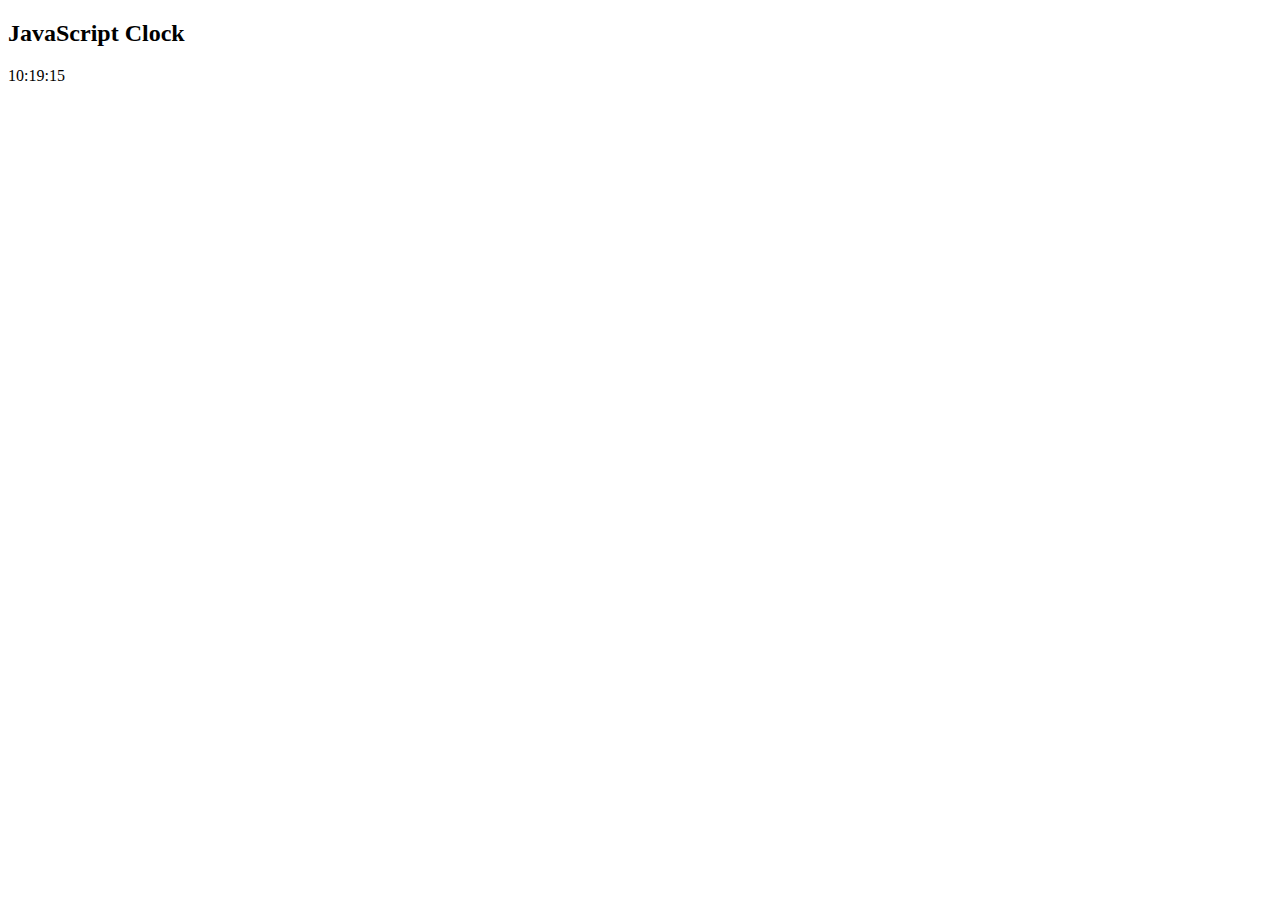
<file: DigitalClock.html>
<!DOCTYPE html>
<html>

<body onload="startTime()">

<h2>JavaScript Clock</h2>

<div id="txt"></div>

<script>
function startTime() {
  const today = new Date();
  let h = today.getHours();
  let m = today.getMinutes();
  let s = today.getSeconds();
  m = checkTime(m);
  s = checkTime(s);
  document.getElementById('txt').innerHTML =  h + ":" + m + ":" + s;
  setTimeout(startTime, 1000);
}

function checkTime(i) {
  if (i < 10) {i = "0" + i};  // add zero in front of numbers < 10
  return i;
}
</script>

</body>
</html>
</file>
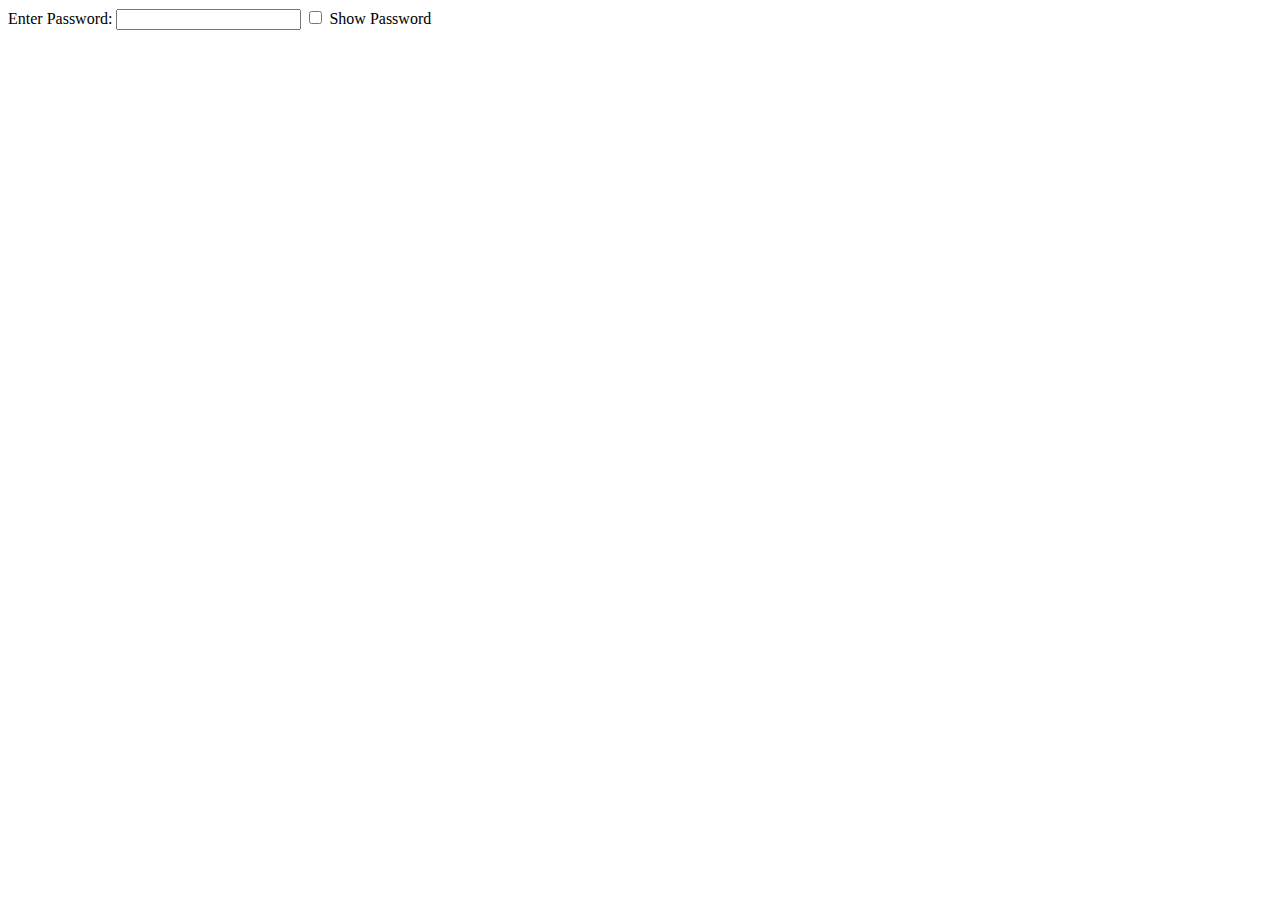
<file: JS_assignment_1.html>
<!DOCTYPE html>
<html>
<head>
	<meta charset="utf-8">
	<meta name="viewport" content="width=device-width, initial-scale=1">
	<title>Show Password</title>
</head>
<body>
	Enter Password: <input type="password" name="" id="inp">
	<input type="checkbox" name="" id="chk" onclick="ShowPassword()"> Show Password






	<script>
		input_tag = document.getElementById('inp');
		checkbox_tag = document.getElementById('chk');

		function ShowPassword()
		{
			if(checkbox_tag.checked == true)
			{
				input_tag.type = "text";
			}
			else
			{
				input_tag.type = "password";
			}
		}
	</script> 
</body>
</html>
</file>
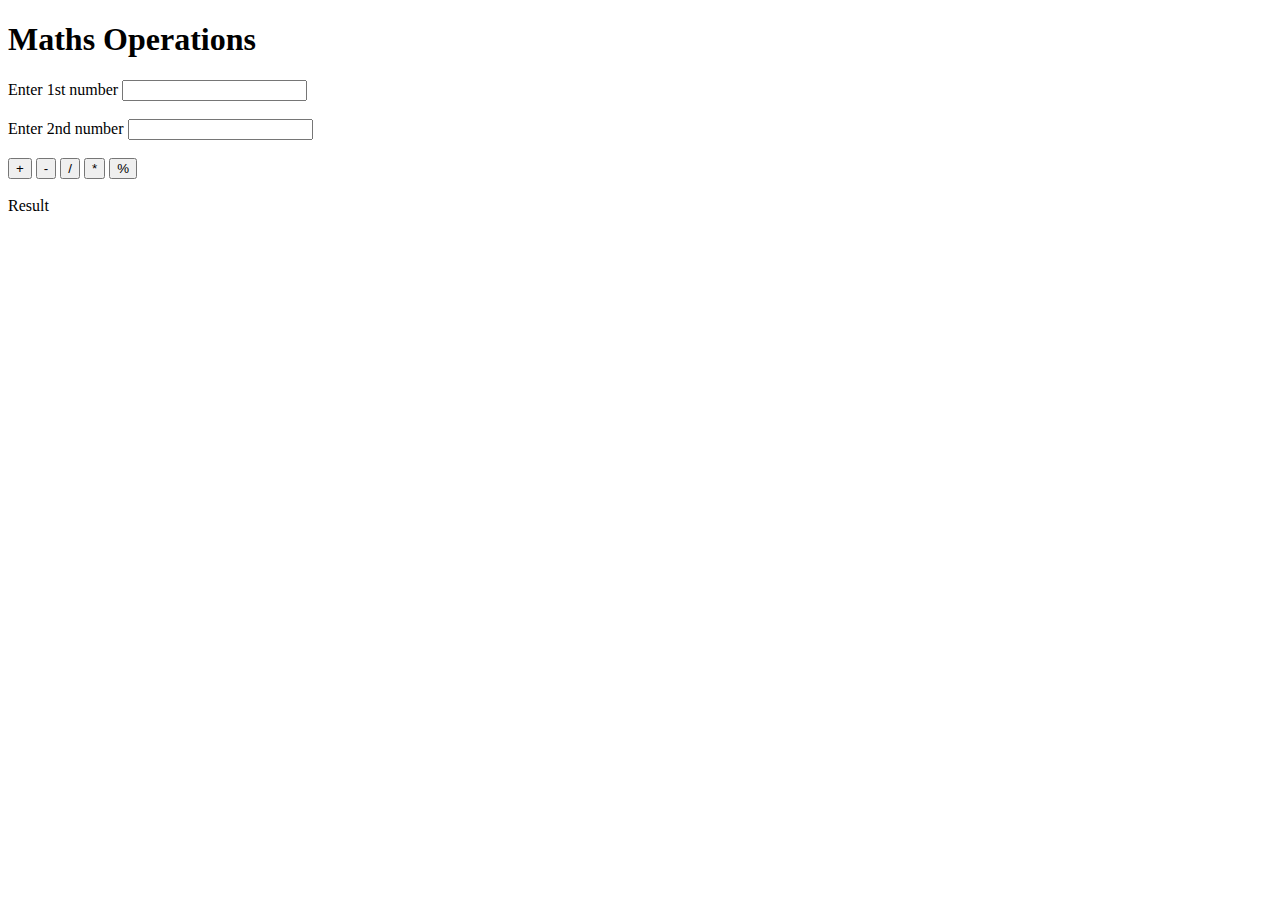
<file: JS_assignment_2.html>
<!DOCTYPE html>
<html>
<head>
	<meta charset="utf-8">
	<meta name="viewport" content="width=device-width, initial-scale=1">
	<title>Calculator</title>
</head>
<body>
	<div class="main">
		<h1>Maths Operations</h1>
		<span>Enter 1st number</span>
		<input type="text" name="" id="n1"><br><br>
		<span>Enter 2nd number</span>
		<input type="text" name="" id="n2"><br><br>
		<input type="submit" name="" value="+" onclick="AddNums()">
		<input type="submit" name="" value="-" onclick="SubNums()">
		<input type="submit" name="" value="/" onclick="DivNums()">
		<input type="submit" name="" value="*" onclick="MulNums()">
		<input type="submit" name="" value="%" onclick="ModNums()"><br><br>
		<span>Result</span>
		<b id="res"></b>
	</div>







	<script>
		num1=document.getElementById('n1');
		num2=document.getElementById('n2');
		b_tag=document.getElementById('res');


		function AddNums()
		{
			b_tag.innerHTML=(parseInt(num1.value) + parseInt(num2.value));
		}

		function SubNums()
		{
			b_tag.innerHTML=(parseInt(num1.value) - parseInt(num2.value));
		}

		function MulNums()
		{
			b_tag.innerHTML=(parseInt(num1.value) * parseInt(num2.value));
		}

		function DivNums()
		{
			b_tag.innerHTML=(parseInt(num1.value) / parseInt(num2.value));
		}

		function ModNums()
		{
			b_tag.innerHTML=(parseInt(num1.value) % parseInt(num2.value));
		}
	</script>
</body>
</html>
</file>
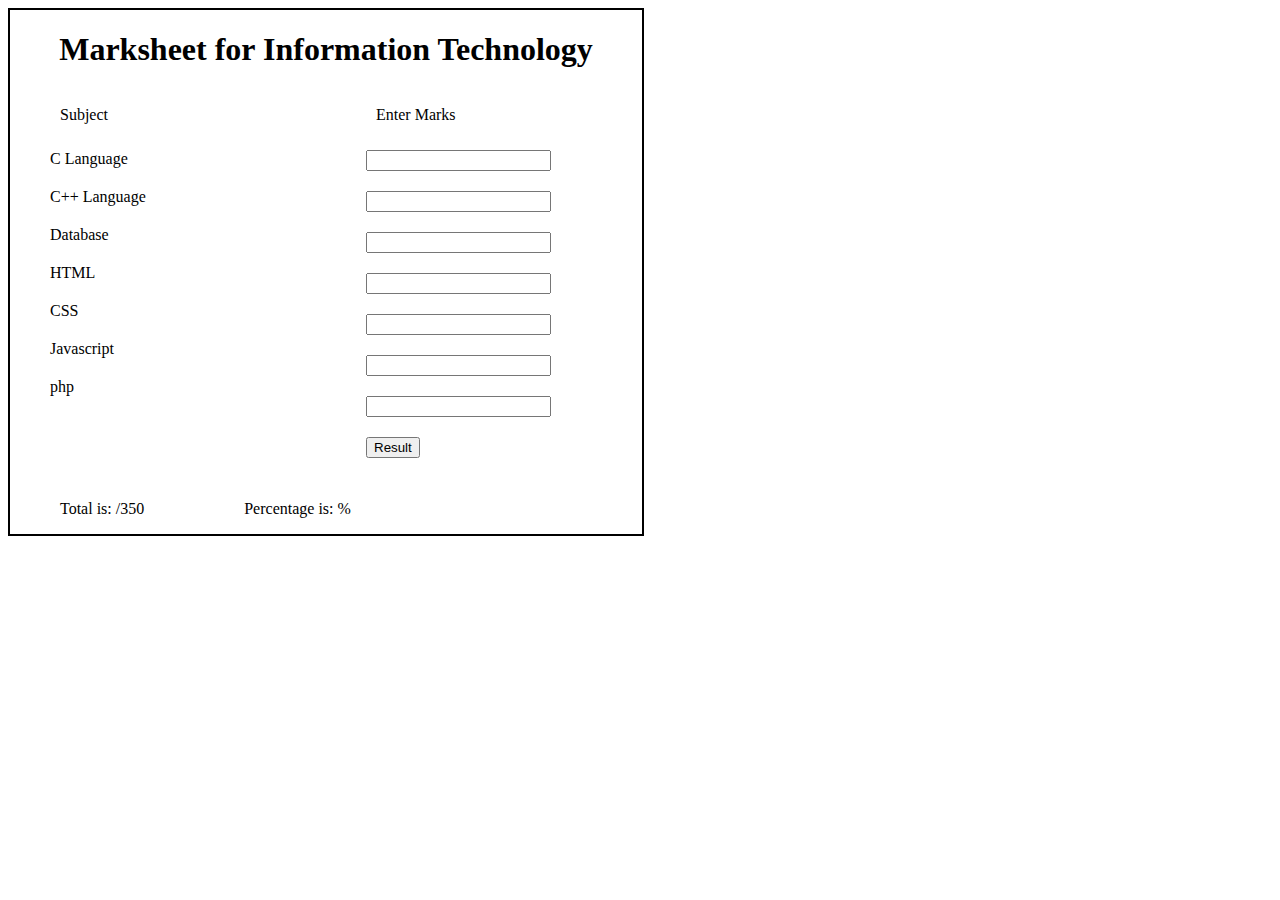
<file: JS_assignment_3.html>
<!DOCTYPE html>
<html>
<head>
	<meta charset="utf-8">
	<meta name="viewport" content="width=device-width, initial-scale=1">
	<title>Marksheet</title>
	<style type="text/css">
		.main
		{
			width: 50%;
			border: 2px solid;
			display: flex;
			flex-wrap: wrap;
/*			text-align: center;*/
		}
		.main h1
		{
			width: 100%;
			text-align: center;
		}
		.subject,.marks
		{
			width: 50%;
		}
		.subject li,.marks li
		{
			list-style: none;
			padding: 10px 0;
		}
		p
		{
			padding: 0 50px;
/*			width: 100%;*/
		}
		button
		{
			display: block;
			margin-left: 50px;
/*			float: left;*/
		}
	</style>
</head>
<body>
	<div class="main">
		<h1>Marksheet for Information Technology</h1>
		<div class="subject"><p>Subject</p>
			<ul>
				<li>C Language</li>
				<li>C++ Language</li>
				<li>Database</li>
				<li>HTML</li>
				<li>CSS</li>
				<li>Javascript</li>
				<li>php</li>
			</ul>
		</div>
		<div class="marks">
			<p>Enter Marks</p>
			<form>
				<ul>
					<li><input type="text" id="C" pattern="[0-9]+"></li>
					<li><input type="text" id="C++" pattern="[0-9]+"></li>
					<li><input type="text" id="dbms" pattern="[0-9]+"></li>
					<li><input type="text" id="html" pattern="[0-9]+"></li>
					<li><input type="text" id="css" pattern="[0-9]+"></li>
					<li><input type="text" id="js" pattern="[0-9]+"></li>
					<li><input type="text" id="php" pattern="[0-9]+"></li>
					<li><input type="submit" value="Result" onclick="return GetMarks()"></li>
				</ul>
			</form>
		</div>
		<p>Total is: <span id="total"></span> /350</p>
		<p>Percentage is: <span id="percent"></span>%</p>
	</div>






	<script>
		marks1 = document.getElementById('C');
		marks2 = document.getElementById('C++');
		marks3 = document.getElementById('dbms');
		marks4 = document.getElementById('html');
		marks5 = document.getElementById('css');
		marks6 = document.getElementById('js');
		marks7 = document.getElementById('php');

		console.log(marks1);

		total = document.getElementById('total');
		percentage = document.getElementById('percent');

		function GetMarks()
		{
			total.innerHTML = parseInt(marks1.value) + parseInt(marks2.value) + parseInt(marks3.value) + parseInt(marks4.value) + parseInt(marks5.value) + parseInt(marks6.value) + parseInt(marks7.value);

			percentage.innerHTML = (total.innerHTML * 100)/350;
			return false;
		}
	</script>
</body>
</html>
</file>
<file: CalcTask/css/style.css>
@import url('https://fonts.googleapis.com/css2?family=Orbitron&display=swap');

.calculator {
padding: 10px;
border-radius: 1em;
height: 380px;
width: 400px;
margin: auto;
background-color: #191b28;
box-shadow: rgba(0, 0, 0, 0.19) 0px 10px 20px, rgba(0, 0, 0, 0.23) 0px 6px 6px;
}

.display-box {
font-family: 'Orbitron', sans-serif;
background-color: #dcdbe1;
border: solid black 0.5px;
color: black;
border-radius: 5px;
width: 100%;
height: 65%;
}

#btn {
background-color: #fb0066;
}

input[type=button] {
font-family: 'Orbitron', sans-serif;
background-color: #64278f;
color: white;
border: solid black 0.5px;
width: 100%;
border-radius: 5px;
height: 70%;
outline: none;
}

input:active[type=button] {
background: #e5e5e5;
-webkit-box-shadow: inset 0px 0px 5px #c1c1c1;
-moz-box-shadow: inset 0px 0px 5px #c1c1c1;
box-shadow: inset 0px 0px 5px #c1c1c
</file>
<file: Mobirise/css/style.css>
body
{
	overflow-x: hidden;
}
.nav-item
{
	margin-right: 30px;
}
.bg
{
	background: #a8d741;
}
.bg-color
{
	color: #a8d741;
}
.pad1
{
	padding: 150px 0;
}
.btn-primary{
    background-color: #a8d741 !important;
    border-color: #000000 !important;
    color: #000000 !important;
    box-shadow: 0 2px 2px 0 rgba(0, 0, 0, 0.2);
}
.btn-primary::after
{
	content: ">";
	padding: 4px 9px;
	background: #000;
	color: #a8d741;
	border-radius: 50%;
	margin-left: 5px;
}
.bttn1:hover
{
	transform: rotate(5deg) scale(1.1);
	background: #fff !important;
	transition: .5s;
}
.bttn2:hover
{
	transform: rotate(5deg) scale(1.1);
	background: #fff !important;
	color: #000 !important;
	border: 2px solid #000 !important;
	transition: .5s;
}
.bttn3:hover
{
	transform: rotate(5deg) scale(1.1);
	background: #a8d741 !important;
	color: #000 !important;
	border: 2px solid #000 !important;
	transition: .5s;
}
/*.threeD
{
	transform-style: preserve-3d;
}*/
.left:hover
{
	transform: rotate(-2deg) perspective(1000px) translateZ(30px);
	transition: .3s;
}
/*.right:hover
{
	transform: rotate(-5deg);
	transition: .5s;
}*/
/*.mrgn
{
	margin-top:100px;
	margin-bottom: 100px;
}*/
.pad2
{
	padding: 200px 0;
}
.color
{
	color: #696969;
}
.radius1
{
	border-radius: 20px 20px 0 0;
}
.radius2
{
	border-radius: 0 0 20px 20px;
}
.img
{
	object-fit: cover;
}
.bxshadow:hover
{
	box-shadow: 0 10px 25px rgba(0, 0, 0, 0.4);
}
.pad3
{
	padding: 160px 0;
}
.pad4
{
	padding: 151px 0;
}
.bg2
{
	background: #eeeeee;
}
.radius3
{
	border-radius: 20px 0 0 20px;
}
.btn-success
{
	background-color: #a8d741 !important;
    border-color: #000000 !important;
    color: #000000 !important;
    box-shadow: 0 2px 2px 0 rgba(0, 0, 0, 0.2);
}
@media only screen and (max-width: 576px) {
  .pad4
  {
  	padding: 10px 0;
  }
  .pad3
  {
  	padding: 10px 0;
  }
  .radius3
  {
  	border-radius: 20px 20px 0 0;
  }
}
</file>
<file: New Project/css/style.css>
*{box-sizing: border-box;margin: 0;padding: 0}
/*body
{
	overflow-x: hidden;
}*/
.header
{
	background: #000;
	width: 100%;
	color: #fff;
	padding: 15px 0;
	display: flex;
	justify-content: center;
}
.about
{
	border-left: 2px solid #fff;
	border-right: 2px solid #fff;	
}
.a1
{
	text-decoration: none;
	color: #fff;
	padding: 0 20px;;
}
.navbar
{
	display: flex;
	position: relative;
	background: gray;
	width: 100%;
}
.main
{
	display: flex;
}
.cname
{
	font-size: 30px;
/*	padding-left: 20px;*/
}
.cname p
{
	color: #fff;
}
.cname .sp1
{
	color: green;
}
.navbar .menu .a2
{
	color: black;
	display: block;
	width: 30%;
	text-align: center;
	text-decoration: none;
	background: orange;
	padding: 15px 0;
	font-size: 20px;
	border-radius: 20px 20px 0 0;
	margin-right: 20px;
	font-weight: bold;
	visibility: hidden;
}
.featured
{
	width: 200%;
	text-align: left;
	background: orange;
	padding: 40px 10px;
	display: flex;
	position: absolute;
	top: 100%;
	left: -80%;
	font-size: 20px;
	visibility: hidden;
	color: #fff;
	font-weight: 500;
}
.navbar .menu .a2:hover
{
	color: #fff;
}
.navbar .menu .a2:hover .featured
{
	visibility: visible;
}
.menu
{
	display: none;
	width: 100%;
	position: absolute;
	top: 140px;
	left: 40%;
}
.navbar .fa-bars
{
	position: absolute;
	top: -20px;
	left: 40px;
	font-size: 30px;
	color: #000;
}
.check
{
	display: flex;
}
.services
{
	background: red;
	box-shadow: 0 0 30px black;
	width: 70%;
	border-radius: 30px;
	padding: 20px;
}
.left
{
	width: 30%;
}
.right
{
	width: 70%;
	padding: 0 100px 0 0;
}
.search
{
	position: absolute;
	top: 120px;
	right: 10px;
	display: flex;
}
.search input
{
	height: 30px;
	width: 150px;
}
.search i
{
	padding: 7px;
	background: purple;
	color: #fff;
}
.content
{
	width: 100%;
	display: flex;
	flex-wrap: wrap;
	padding: 30px 20px;
}
.content .info
{
	width: 100%;
}
.content .info p
{
	margin: 50px 0;
	font-size: 20px;
}
.content .info h1
{
	margin: 20px 0;
	border-bottom: 2px solid gray;
}
.content .projects .modern
{
	background: orange;
	padding: 20px;
	text-align: center;
}
.content .projects .check2, .check3
{
	display: flex;
}
.content .projects h1
{
	margin: 20px 0;
}
.footer
{
	background: gray;
	color: #fff;
	font-size: 20px;
	text-align: center;
	padding: 20px 0;
}
.footer ul
{
	margin: 10px;
}
.footer ul li
{
	display: inline;
	margin-right: 20px;
}
.footer a
{
	text-decoration: none;
	color: #fff;
}
@media screen and (min-width:768px)
{
	/*body
	{
		overflow-x: hidden;
	}*/
	.menu
	{
		display: flex;
		width: 50%;
		position: absolute;
		top: 152px;
		left: 40%;
	}
	.navbar .fa-bars
	{
		display: none;
	}
	.navbar .menu .a2
	{
		visibility: visible;
	}
	.cname
	{
		display: flex;
		align-items: center;
	}
	.search
	{
		position: absolute;
		top: 50px;
		right: 100px;
		display: flex;
	}
	.search input
	{
		height: 40px;
		width: 250px;
	}
	.search i
	{
		padding: 12px;
		background: purple;
		color: #fff;
	}
	.content
	{
		width: 100%;
		display: flex;
		flex-wrap: nowrap;
		padding: 30px 0;
	}
	.content .info
	{
		width: 70%;
/*		padding: 0 100px;*/
	}
	.content .info p
	{
		margin: 50px 0;
		font-size: 20px;
	}
	.content .info h1
	{
		margin: 20px 0;
		border-bottom: 2px solid gray;
	}
	.content .projects .modern
	{
		background: orange;
/*		padding: 20px;*/
		text-align: center;
	}
	.content .projects .check2, .check3
	{
		display: flex;
	}
	.content .projects h1
	{
		margin: 20px 0;
	}
	.img1
	{
		height: 400px;
		width: 400px;
	}
	.img2
	{
		height: 200px;
		width: 450px;
	}
	.content .info
	{
		width: 70%;
		padding: 0 100px;
	}
	.content .projects .modern
	{
		background: orange;
		padding: 20px;
		text-align: center;
	}
	.cname
	{
		font-size: 40px;
		padding-left: 20px;
	}
}
</file>
